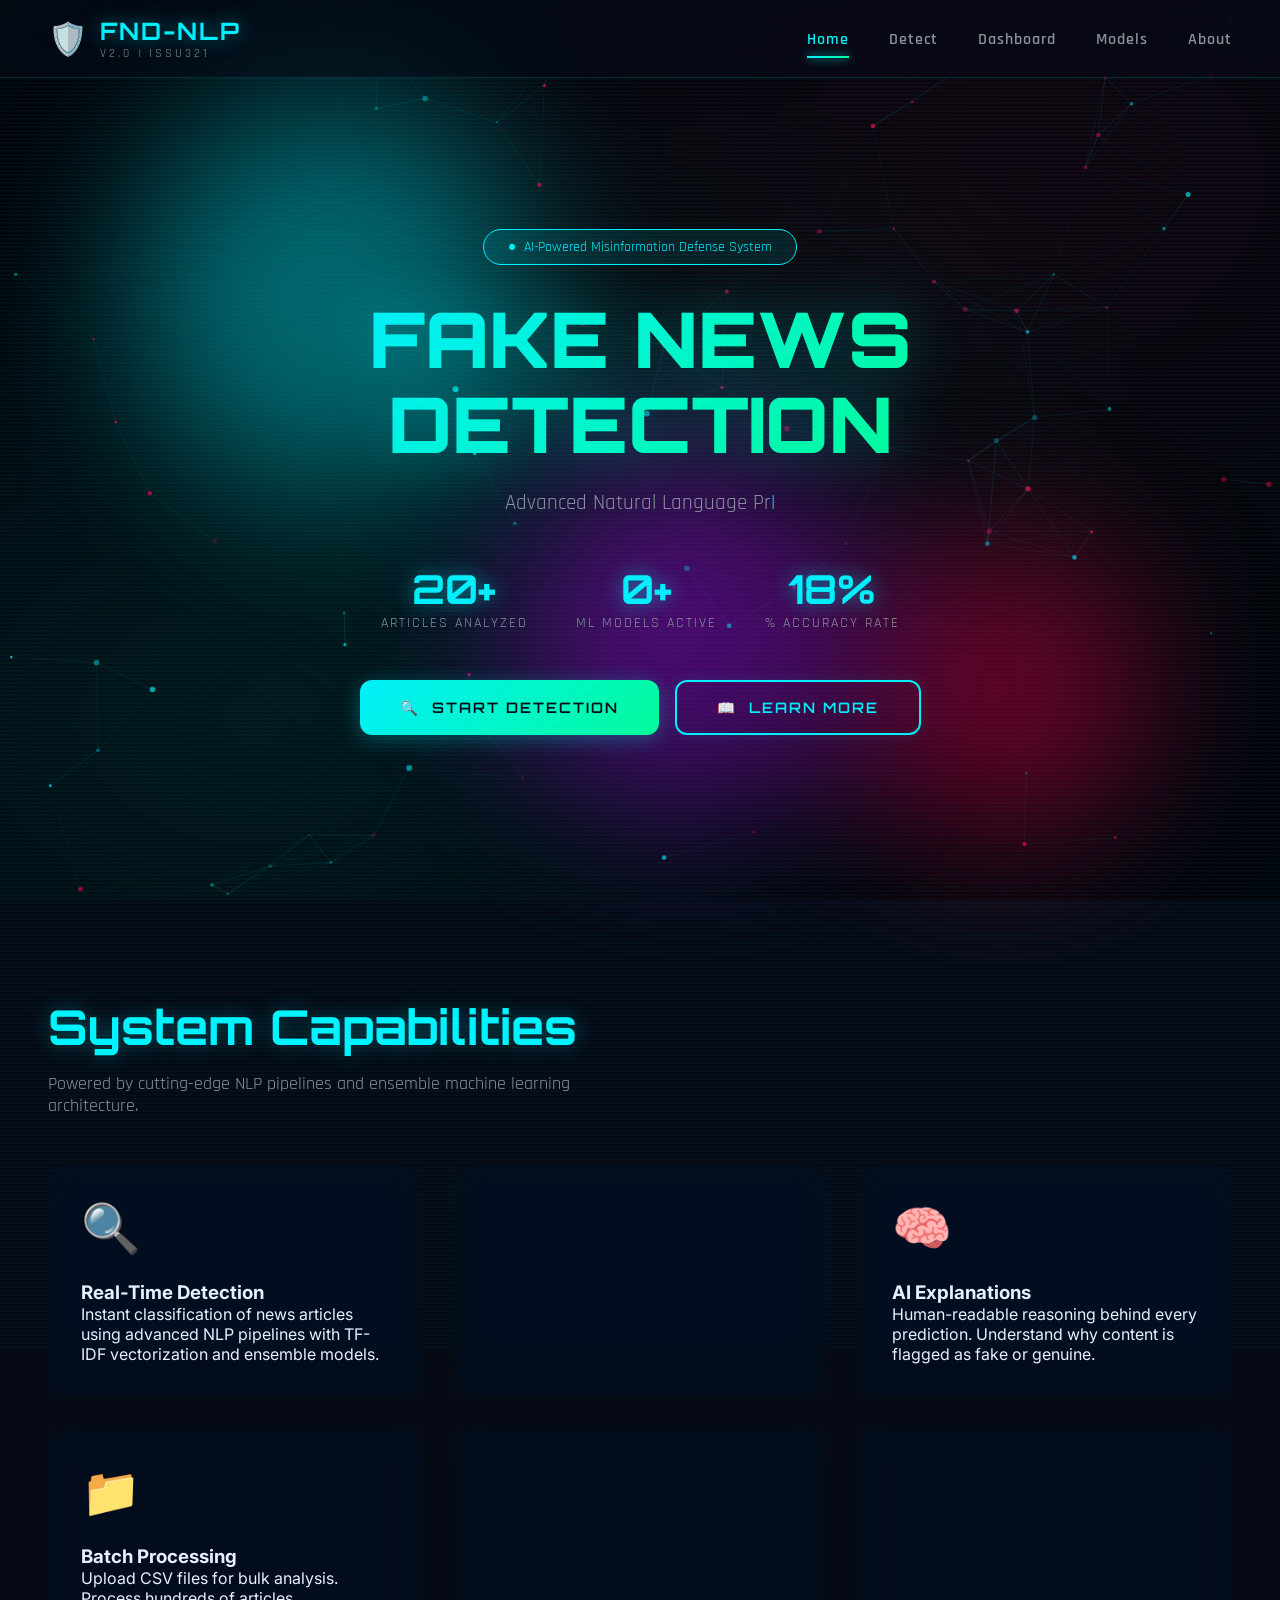
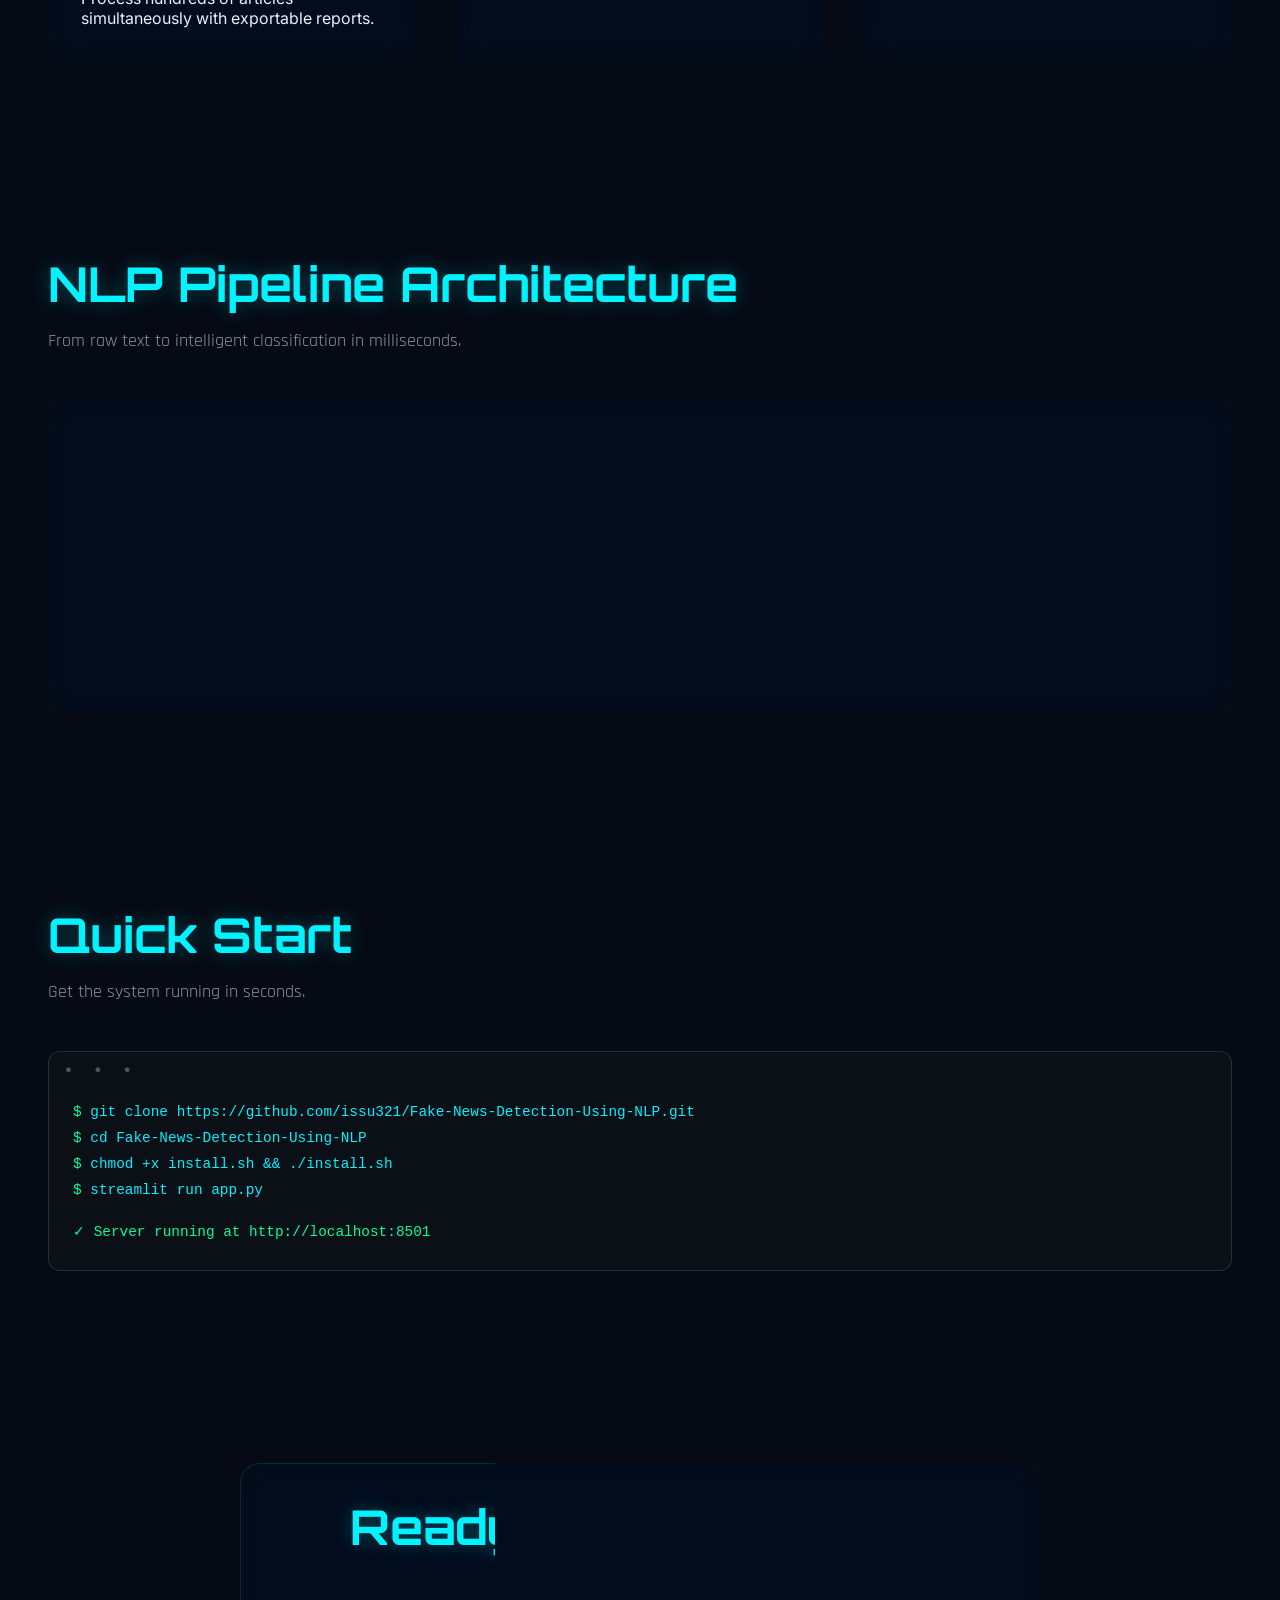
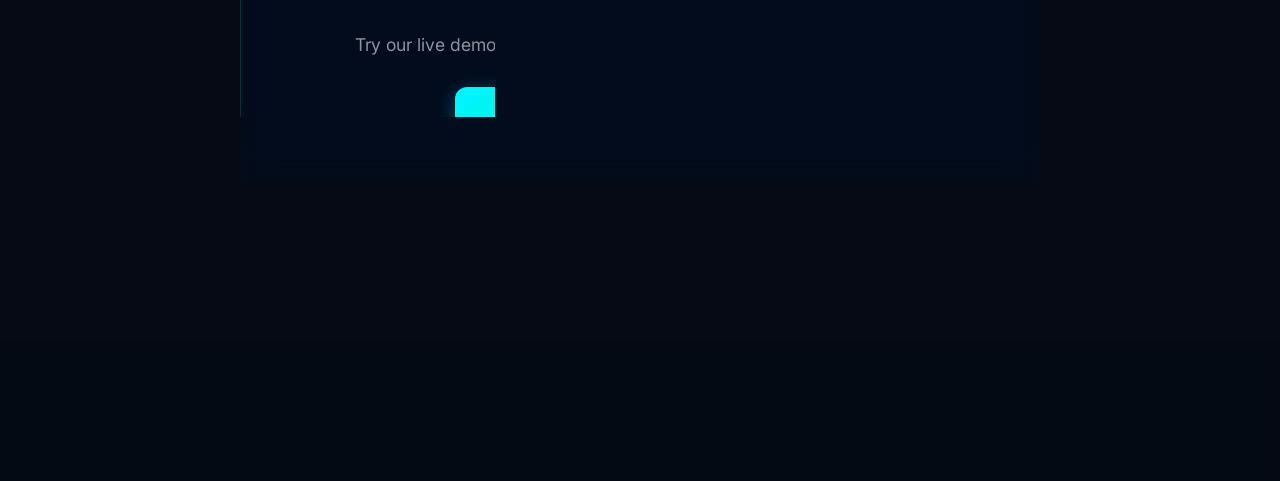
<file: index.html>
<!DOCTYPE html>
<html lang="en">
<head>
    <meta charset="UTF-8">
    <meta name="viewport" content="width=device-width, initial-scale=1.0">
    <title>Fake News Detection | AI-Powered NLP System</title>
    <link rel="stylesheet" href="css/style.css">
</head>
<body>
    <!-- Background Effects -->
    <div class="bg-animation"></div>
    <div class="orb orb-1"></div>
    <div class="orb orb-2"></div>
    <div class="orb orb-3"></div>
    <canvas id="particle-canvas"></canvas>
    <div class="scanlines"></div>

    <!-- Navigation -->
    <nav class="navbar">
        <a href="index.html" class="logo">
            <span class="logo-icon">🛡️</span>
            <div>
                <div class="logo-text">FND-NLP</div>
                <div class="logo-sub">v2.0 | issu321</div>
            </div>
        </a>
        <ul class="nav-links">
            <li><a href="index.html" class="active">Home</a></li>
            <li><a href="detect.html">Detect</a></li>
            <li><a href="dashboard.html">Dashboard</a></li>
            <li><a href="models.html">Models</a></li>
            <li><a href="about.html">About</a></li>
        </ul>
    </nav>

    <!-- Hero Section -->
    <section class="hero">
        <div class="hero-content">
            <div class="hero-badge">
                <span>●</span> AI-Powered Misinformation Defense System
            </div>
            <h1>FAKE NEWS<br>DETECTION</h1>
            <p class="hero-subtitle typing-effect" data-text="Advanced Natural Language Processing meets Machine Learning to identify misinformation in real-time." data-speed="30"></p>

            <div class="hero-stats">
                <div class="stat-item">
                    <div class="stat-value" data-count="100">0</div>
                    <div class="stat-label">Articles Analyzed</div>
                </div>
                <div class="stat-item">
                    <div class="stat-value" data-count="3">0</div>
                    <div class="stat-label">ML Models Active</div>
                </div>
                <div class="stat-item">
                    <div class="stat-value" data-count="92">0</div>
                    <div class="stat-label">% Accuracy Rate</div>
                </div>
            </div>

            <div style="display: flex; gap: 1rem; justify-content: center; flex-wrap: wrap;">
                <a href="detect.html" class="btn btn-primary btn-glow">
                    <span>🔍</span> Start Detection
                </a>
                <a href="about.html" class="btn btn-secondary">
                    <span>📖</span> Learn More
                </a>
            </div>
        </div>
    </section>

    <!-- Features Section -->
    <section class="section">
        <h2 class="section-title">System Capabilities</h2>
        <p class="section-subtitle">Powered by cutting-edge NLP pipelines and ensemble machine learning architecture.</p>

        <div class="features-grid">
            <div class="glass-card tilt-card">
                <div class="tilt-content">
                    <span class="feature-icon">🔍</span>
                    <h3>Real-Time Detection</h3>
                    <p>Instant classification of news articles using advanced NLP pipelines with TF-IDF vectorization and ensemble models.</p>
                </div>
            </div>

            <div class="glass-card tilt-card">
                <div class="tilt-content">
                    <span class="feature-icon">📊</span>
                    <h3>Model Comparison</h3>
                    <p>Benchmark Logistic Regression, Random Forest, and Multinomial Naive Bayes with interactive performance metrics.</p>
                </div>
            </div>

            <div class="glass-card tilt-card">
                <div class="tilt-content">
                    <span class="feature-icon">🧠</span>
                    <h3>AI Explanations</h3>
                    <p>Human-readable reasoning behind every prediction. Understand why content is flagged as fake or genuine.</p>
                </div>
            </div>

            <div class="glass-card tilt-card">
                <div class="tilt-content">
                    <span class="feature-icon">📁</span>
                    <h3>Batch Processing</h3>
                    <p>Upload CSV files for bulk analysis. Process hundreds of articles simultaneously with exportable reports.</p>
                </div>
            </div>

            <div class="glass-card tilt-card">
                <div class="tilt-content">
                    <span class="feature-icon">💬</span>
                    <h3>Sentiment Analysis</h3>
                    <p>Polarity and subjectivity scoring via TextBlob integration. Detect emotionally manipulative language patterns.</p>
                </div>
            </div>

            <div class="glass-card tilt-card">
                <div class="tilt-content">
                    <span class="feature-icon">🎨</span>
                    <h3>Cyberpunk UI</h3>
                    <p>Immersive glassmorphism interface with neon accents, 3D animations, and real-time data visualizations.</p>
                </div>
            </div>
        </div>
    </section>

    <!-- NLP Pipeline Section -->
    <section class="section">
        <h2 class="section-title">NLP Pipeline Architecture</h2>
        <p class="section-subtitle">From raw text to intelligent classification in milliseconds.</p>

        <div class="glass-card" style="padding: 3rem;">
            <div class="pipeline-trace">
                <div class="pipeline-step">
                    <div class="step-icon">📝</div>
                    <div class="step-name">Raw Text</div>
                </div>
                <div class="pipeline-step">
                    <div class="step-icon">🔤</div>
                    <div class="step-name">Lowercase + Regex</div>
                </div>
                <div class="pipeline-step">
                    <div class="step-icon">✂️</div>
                    <div class="step-name">Tokenization</div>
                </div>
                <div class="pipeline-step">
                    <div class="step-icon">🚫</div>
                    <div class="step-name">Stopword Removal</div>
                </div>
                <div class="pipeline-step">
                    <div class="step-icon">🌱</div>
                    <div class="step-name">Porter Stemming</div>
                </div>
                <div class="pipeline-step">
                    <div class="step-icon">📊</div>
                    <div class="step-name">TF-IDF Vector</div>
                </div>
                <div class="pipeline-step">
                    <div class="step-icon">🤖</div>
                    <div class="step-name">ML Prediction</div>
                </div>
            </div>
        </div>
    </section>

    <!-- Terminal Section -->
    <section class="section">
        <h2 class="section-title">Quick Start</h2>
        <p class="section-subtitle">Get the system running in seconds.</p>

        <div class="terminal">
            <div class="terminal-content">
                <div><span class="terminal-prompt">$</span> <span class="terminal-command">git clone https://github.com/issu321/Fake-News-Detection-Using-NLP.git</span></div>
                <div><span class="terminal-prompt">$</span> <span class="terminal-command">cd Fake-News-Detection-Using-NLP</span></div>
                <div><span class="terminal-prompt">$</span> <span class="terminal-command">chmod +x install.sh && ./install.sh</span></div>
                <div><span class="terminal-prompt">$</span> <span class="terminal-command">streamlit run app.py</span></div>
                <div style="margin-top: 1rem; color: var(--neon-green);">✓ Server running at http://localhost:8501</div>
            </div>
        </div>
    </section>

    <!-- CTA Section -->
    <section class="section" style="text-align: center;">
        <div class="glass-card" style="max-width: 800px; margin: 0 auto;">
            <h2 class="section-title" style="margin-bottom: 1rem;">Ready to Detect Fake News?</h2>
            <p style="color: var(--text-secondary); margin-bottom: 2rem; font-size: 1.1rem;">
                Try our live demo with real-time NLP analysis and confidence scoring.
            </p>
            <a href="detect.html" class="btn btn-primary btn-glow" style="font-size: 1.1rem; padding: 1.25rem 3rem;">
                <span>🚀</span> Launch Live Demo
            </a>
        </div>
    </section>

    <!-- Footer -->
    <footer class="footer">
        <p>Developed by <a href="https://github.com/issu321" target="_blank">issu321</a> | © 2026 Fake News Detection Using NLP</p>
        <p style="margin-top: 0.5rem; font-size: 0.8rem;">Built with Python · Streamlit · scikit-learn · NLTK · TextBlob</p>
    </footer>

    <script src="js/main.js"></script>
    <script>
        // Animate stat numbers on scroll
        const statObserver = new IntersectionObserver((entries) => {
            entries.forEach(entry => {
                if (entry.isIntersecting) {
                    const el = entry.target;
                    const target = parseInt(el.getAttribute('data-count'));
                    const suffix = el.parentElement.querySelector('.stat-label').textContent.includes('%') ? '%' : '+';
                    animateNumber(el, target, 2000, suffix);
                    statObserver.unobserve(el);
                }
            });
        }, { threshold: 0.5 });

        document.querySelectorAll('.stat-value[data-count]').forEach(el => {
            statObserver.observe(el);
        });
    </script>
</body>
</html>
</file>
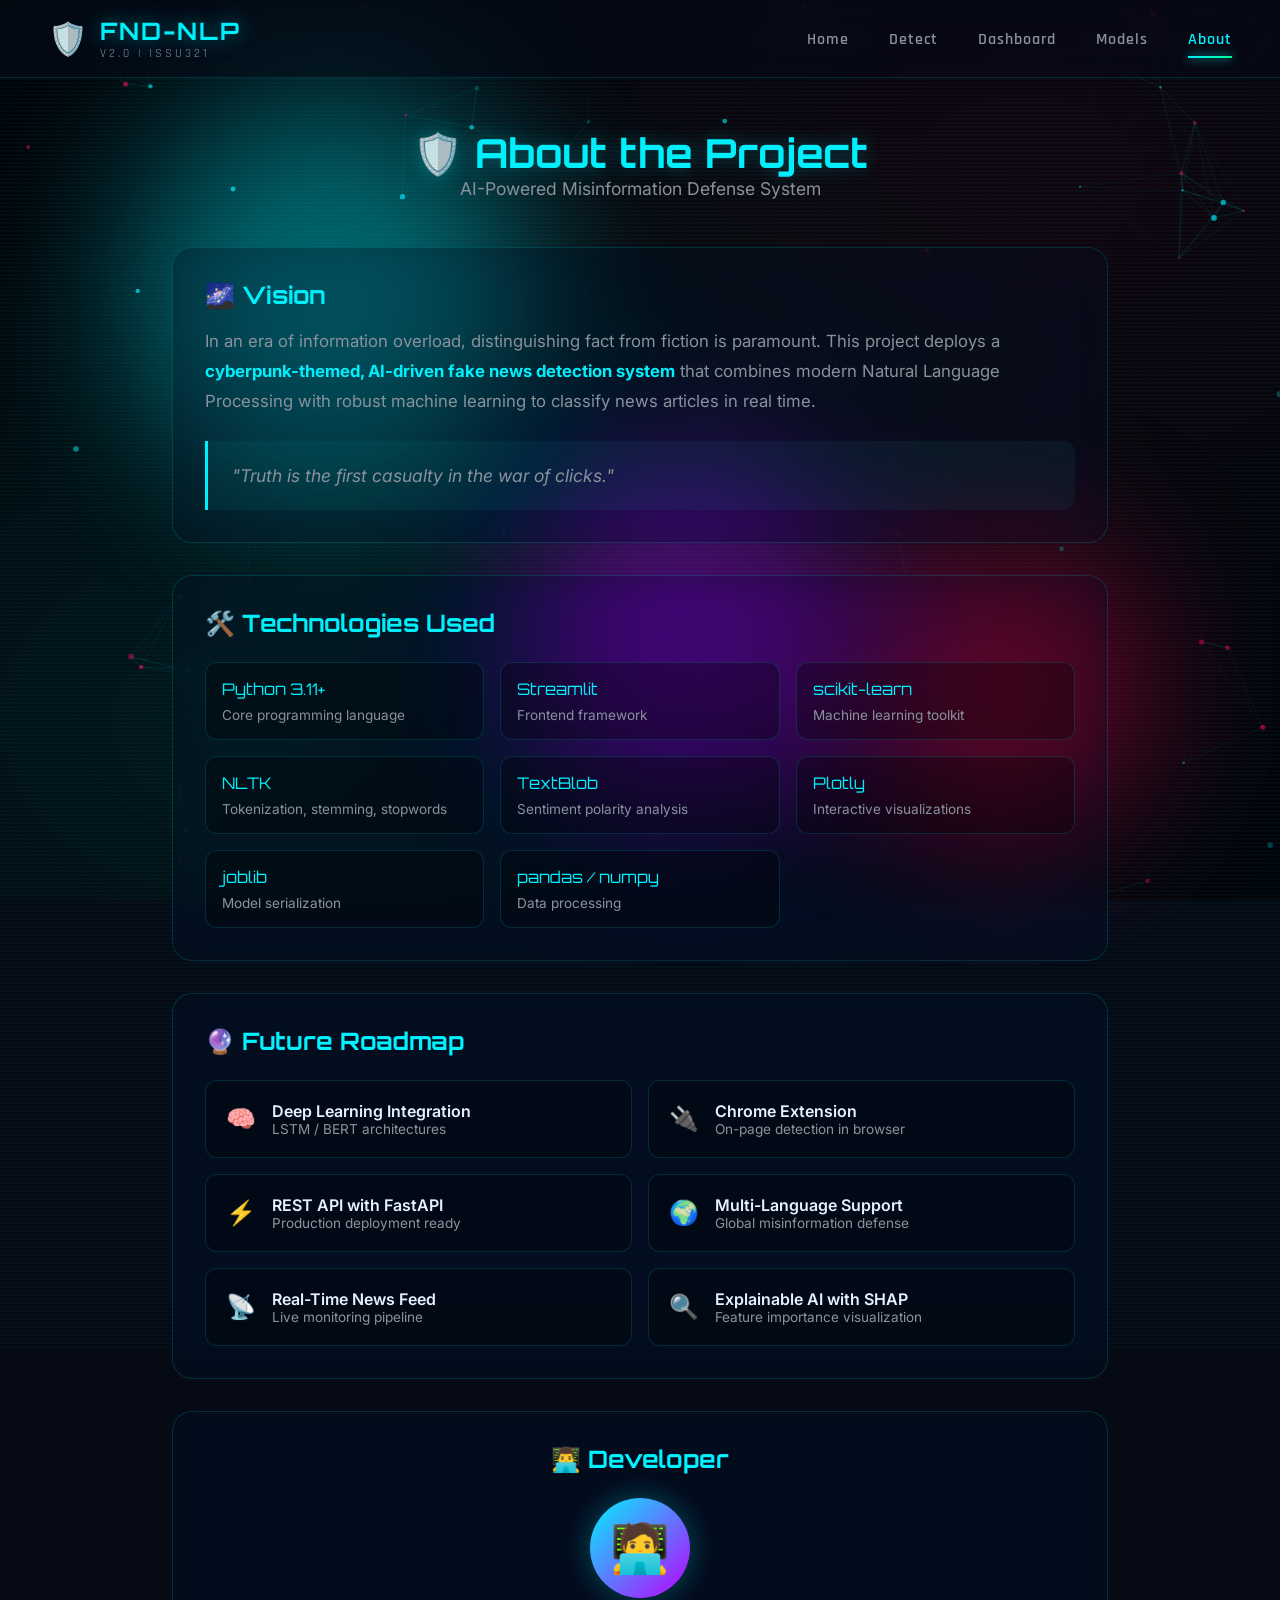
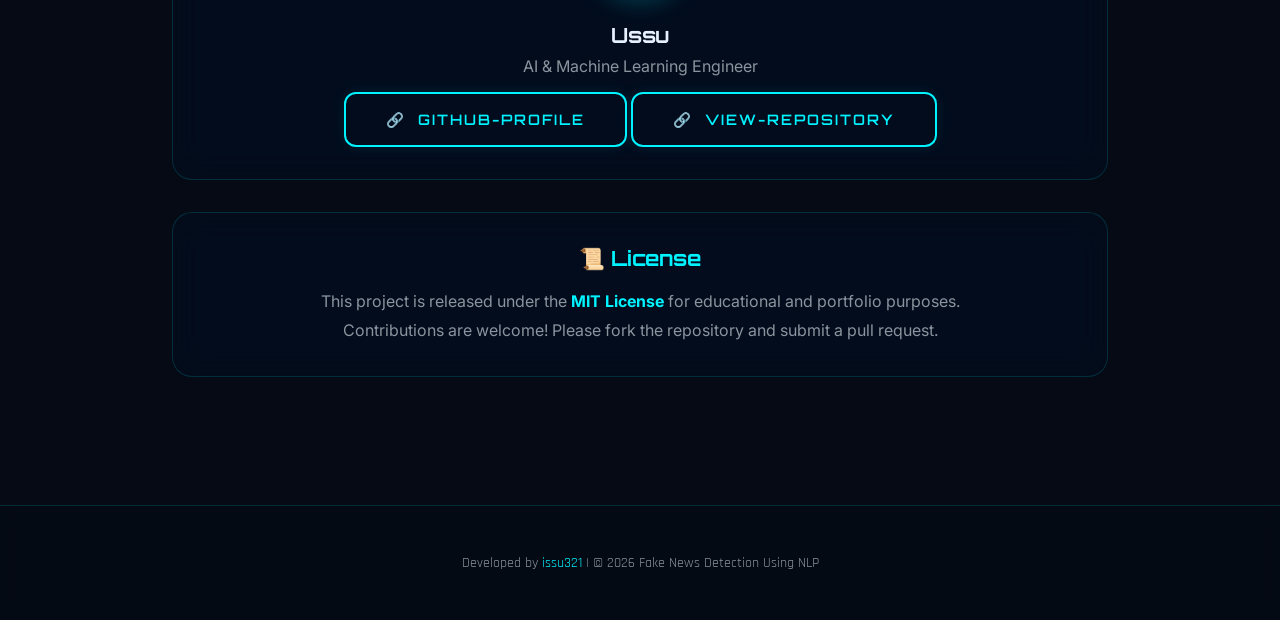
<file: about.html>
<!DOCTYPE html>
<html lang="en">
<head>
    <meta charset="UTF-8">
    <meta name="viewport" content="width=device-width, initial-scale=1.0">
    <title>About | Fake News Detection Project</title>
    <link rel="stylesheet" href="css/style.css">
</head>
<body>
    <div class="bg-animation"></div>
    <div class="orb orb-1"></div>
    <div class="orb orb-2"></div>
    <div class="orb orb-3"></div>
    <canvas id="particle-canvas"></canvas>
    <div class="scanlines"></div>

    <nav class="navbar">
        <a href="index.html" class="logo">
            <span class="logo-icon">🛡️</span>
            <div>
                <div class="logo-text">FND-NLP</div>
                <div class="logo-sub">v2.0 | issu321</div>
            </div>
        </a>
        <ul class="nav-links">
            <li><a href="index.html">Home</a></li>
            <li><a href="detect.html">Detect</a></li>
            <li><a href="dashboard.html">Dashboard</a></li>
            <li><a href="models.html">Models</a></li>
            <li><a href="about.html" class="active">About</a></li>
        </ul>
    </nav>

    <div class="detect-container">
        <div class="detect-header">
            <h1 style="font-family: var(--font-display); font-size: 2.5rem; color: var(--neon-cyan); text-shadow: 0 0 20px rgba(0, 243, 255, 0.3);">
                🛡️ About the Project
            </h1>
            <p style="color: var(--text-secondary); font-size: 1.1rem;">
                AI-Powered Misinformation Defense System
            </p>
        </div>

        <!-- Vision -->
        <div class="glass-card" style="margin-bottom: 2rem;">
            <h2 style="font-family: var(--font-display); color: var(--neon-cyan); margin-bottom: 1rem; font-size: 1.5rem;">
                🌌 Vision
            </h2>
            <p style="color: var(--text-secondary); line-height: 1.8; font-size: 1.05rem; margin-bottom: 1.5rem;">
                In an era of information overload, distinguishing fact from fiction is paramount. This project deploys a 
                <strong style="color: var(--neon-cyan);">cyberpunk-themed, AI-driven fake news detection system</strong> that combines modern Natural Language Processing 
                with robust machine learning to classify news articles in real time.
            </p>
            <div style="padding: 1.5rem; background: rgba(0, 243, 255, 0.05); border-left: 3px solid var(--neon-cyan); border-radius: 0 12px 12px 0;">
                <p style="color: var(--text-secondary); font-style: italic; font-size: 1.1rem;">
                    "Truth is the first casualty in the war of clicks."
                </p>
            </div>
        </div>

        <!-- Tech Stack -->
        <div class="glass-card" style="margin-bottom: 2rem;">
            <h2 style="font-family: var(--font-display); color: var(--neon-cyan); margin-bottom: 1.5rem; font-size: 1.5rem;">
                🛠️ Technologies Used
            </h2>
            <div style="display: grid; grid-template-columns: repeat(auto-fit, minmax(250px, 1fr)); gap: 1rem;">
                <div style="padding: 1rem; background: rgba(0,0,0,0.3); border-radius: 12px; border: 1px solid var(--glass-border);">
                    <div style="color: var(--neon-cyan); font-family: var(--font-display); font-size: 1rem; margin-bottom: 0.5rem;">Python 3.11+</div>
                    <div style="color: var(--text-secondary); font-size: 0.85rem;">Core programming language</div>
                </div>
                <div style="padding: 1rem; background: rgba(0,0,0,0.3); border-radius: 12px; border: 1px solid var(--glass-border);">
                    <div style="color: var(--neon-cyan); font-family: var(--font-display); font-size: 1rem; margin-bottom: 0.5rem;">Streamlit</div>
                    <div style="color: var(--text-secondary); font-size: 0.85rem;">Frontend framework</div>
                </div>
                <div style="padding: 1rem; background: rgba(0,0,0,0.3); border-radius: 12px; border: 1px solid var(--glass-border);">
                    <div style="color: var(--neon-cyan); font-family: var(--font-display); font-size: 1rem; margin-bottom: 0.5rem;">scikit-learn</div>
                    <div style="color: var(--text-secondary); font-size: 0.85rem;">Machine learning toolkit</div>
                </div>
                <div style="padding: 1rem; background: rgba(0,0,0,0.3); border-radius: 12px; border: 1px solid var(--glass-border);">
                    <div style="color: var(--neon-cyan); font-family: var(--font-display); font-size: 1rem; margin-bottom: 0.5rem;">NLTK</div>
                    <div style="color: var(--text-secondary); font-size: 0.85rem;">Tokenization, stemming, stopwords</div>
                </div>
                <div style="padding: 1rem; background: rgba(0,0,0,0.3); border-radius: 12px; border: 1px solid var(--glass-border);">
                    <div style="color: var(--neon-cyan); font-family: var(--font-display); font-size: 1rem; margin-bottom: 0.5rem;">TextBlob</div>
                    <div style="color: var(--text-secondary); font-size: 0.85rem;">Sentiment polarity analysis</div>
                </div>
                <div style="padding: 1rem; background: rgba(0,0,0,0.3); border-radius: 12px; border: 1px solid var(--glass-border);">
                    <div style="color: var(--neon-cyan); font-family: var(--font-display); font-size: 1rem; margin-bottom: 0.5rem;">Plotly</div>
                    <div style="color: var(--text-secondary); font-size: 0.85rem;">Interactive visualizations</div>
                </div>
                <div style="padding: 1rem; background: rgba(0,0,0,0.3); border-radius: 12px; border: 1px solid var(--glass-border);">
                    <div style="color: var(--neon-cyan); font-family: var(--font-display); font-size: 1rem; margin-bottom: 0.5rem;">joblib</div>
                    <div style="color: var(--text-secondary); font-size: 0.85rem;">Model serialization</div>
                </div>
                <div style="padding: 1rem; background: rgba(0,0,0,0.3); border-radius: 12px; border: 1px solid var(--glass-border);">
                    <div style="color: var(--neon-cyan); font-family: var(--font-display); font-size: 1rem; margin-bottom: 0.5rem;">pandas / numpy</div>
                    <div style="color: var(--text-secondary); font-size: 0.85rem;">Data processing</div>
                </div>
            </div>
        </div>

        <!-- Future Roadmap -->
        <div class="glass-card" style="margin-bottom: 2rem;">
            <h2 style="font-family: var(--font-display); color: var(--neon-cyan); margin-bottom: 1.5rem; font-size: 1.5rem;">
                🔮 Future Roadmap
            </h2>
            <div style="display: grid; grid-template-columns: repeat(auto-fit, minmax(300px, 1fr)); gap: 1rem;">
                <div style="padding: 1.25rem; background: rgba(0,0,0,0.3); border-radius: 12px; border: 1px solid var(--glass-border); display: flex; align-items: center; gap: 1rem;">
                    <span style="font-size: 1.5rem;">🧠</span>
                    <div>
                        <div style="color: var(--text-primary); font-weight: 600;">Deep Learning Integration</div>
                        <div style="color: var(--text-secondary); font-size: 0.85rem;">LSTM / BERT architectures</div>
                    </div>
                </div>
                <div style="padding: 1.25rem; background: rgba(0,0,0,0.3); border-radius: 12px; border: 1px solid var(--glass-border); display: flex; align-items: center; gap: 1rem;">
                    <span style="font-size: 1.5rem;">🔌</span>
                    <div>
                        <div style="color: var(--text-primary); font-weight: 600;">Chrome Extension</div>
                        <div style="color: var(--text-secondary); font-size: 0.85rem;">On-page detection in browser</div>
                    </div>
                </div>
                <div style="padding: 1.25rem; background: rgba(0,0,0,0.3); border-radius: 12px; border: 1px solid var(--glass-border); display: flex; align-items: center; gap: 1rem;">
                    <span style="font-size: 1.5rem;">⚡</span>
                    <div>
                        <div style="color: var(--text-primary); font-weight: 600;">REST API with FastAPI</div>
                        <div style="color: var(--text-secondary); font-size: 0.85rem;">Production deployment ready</div>
                    </div>
                </div>
                <div style="padding: 1.25rem; background: rgba(0,0,0,0.3); border-radius: 12px; border: 1px solid var(--glass-border); display: flex; align-items: center; gap: 1rem;">
                    <span style="font-size: 1.5rem;">🌍</span>
                    <div>
                        <div style="color: var(--text-primary); font-weight: 600;">Multi-Language Support</div>
                        <div style="color: var(--text-secondary); font-size: 0.85rem;">Global misinformation defense</div>
                    </div>
                </div>
                <div style="padding: 1.25rem; background: rgba(0,0,0,0.3); border-radius: 12px; border: 1px solid var(--glass-border); display: flex; align-items: center; gap: 1rem;">
                    <span style="font-size: 1.5rem;">📡</span>
                    <div>
                        <div style="color: var(--text-primary); font-weight: 600;">Real-Time News Feed</div>
                        <div style="color: var(--text-secondary); font-size: 0.85rem;">Live monitoring pipeline</div>
                    </div>
                </div>
                <div style="padding: 1.25rem; background: rgba(0,0,0,0.3); border-radius: 12px; border: 1px solid var(--glass-border); display: flex; align-items: center; gap: 1rem;">
                    <span style="font-size: 1.5rem;">🔍</span>
                    <div>
                        <div style="color: var(--text-primary); font-weight: 600;">Explainable AI with SHAP</div>
                        <div style="color: var(--text-secondary); font-size: 0.85rem;">Feature importance visualization</div>
                    </div>
                </div>
            </div>
        </div>

        <!-- Developer -->
        <div class="glass-card" style="text-align: center; margin-bottom: 2rem;">
            <h2 style="font-family: var(--font-display); color: var(--neon-cyan); margin-bottom: 1.5rem; font-size: 1.5rem;">
                👨‍💻 Developer
            </h2>
            <div style="width: 100px; height: 100px; margin: 0 auto 1.5rem; border-radius: 50%; background: linear-gradient(135deg, var(--neon-cyan), var(--neon-purple)); display: flex; align-items: center; justify-content: center; font-size: 3rem; box-shadow: 0 0 30px rgba(0, 243, 255, 0.3);">
                🧑‍💻
            </div>
            <h3 style="font-family: var(--font-display); color: var(--text-primary); font-size: 1.3rem; margin-bottom: 0.5rem;">Ussu</h3>
            <p style="color: var(--text-secondary); margin-bottom: 1rem;">AI & Machine Learning Engineer</p>
            <a href="https://github.com/issu321" target="_blank" class="btn btn-secondary" style="display: inline-flex;">
                <span>🔗</span> Github-Profile
            </a>
             <a href="https://github.com/issu321/Fake-News-Detection-Using-NLP" target="_blank" class="btn btn-secondary" style="display: inline-flex;">
                <span>🔗</span> View-Repository
            </a>
        </div>

        <!-- License -->
        <div class="glass-card" style="text-align: center;">
            <h2 style="font-family: var(--font-display); color: var(--neon-cyan); margin-bottom: 1rem; font-size: 1.3rem;">
                📜 License
            </h2>
            <p style="color: var(--text-secondary); line-height: 1.8;">
                This project is released under the <strong style="color: var(--neon-cyan);">MIT License</strong> for educational and portfolio purposes.
                <br>Contributions are welcome! Please fork the repository and submit a pull request.
            </p>
        </div>
    </div>

    <footer class="footer">
        <p>Developed by <a href="https://github.com/issu321" target="_blank">issu321</a> | © 2026 Fake News Detection Using NLP</p>
    </footer>

    <script src="js/main.js"></script>
</body>
</html>
</file>
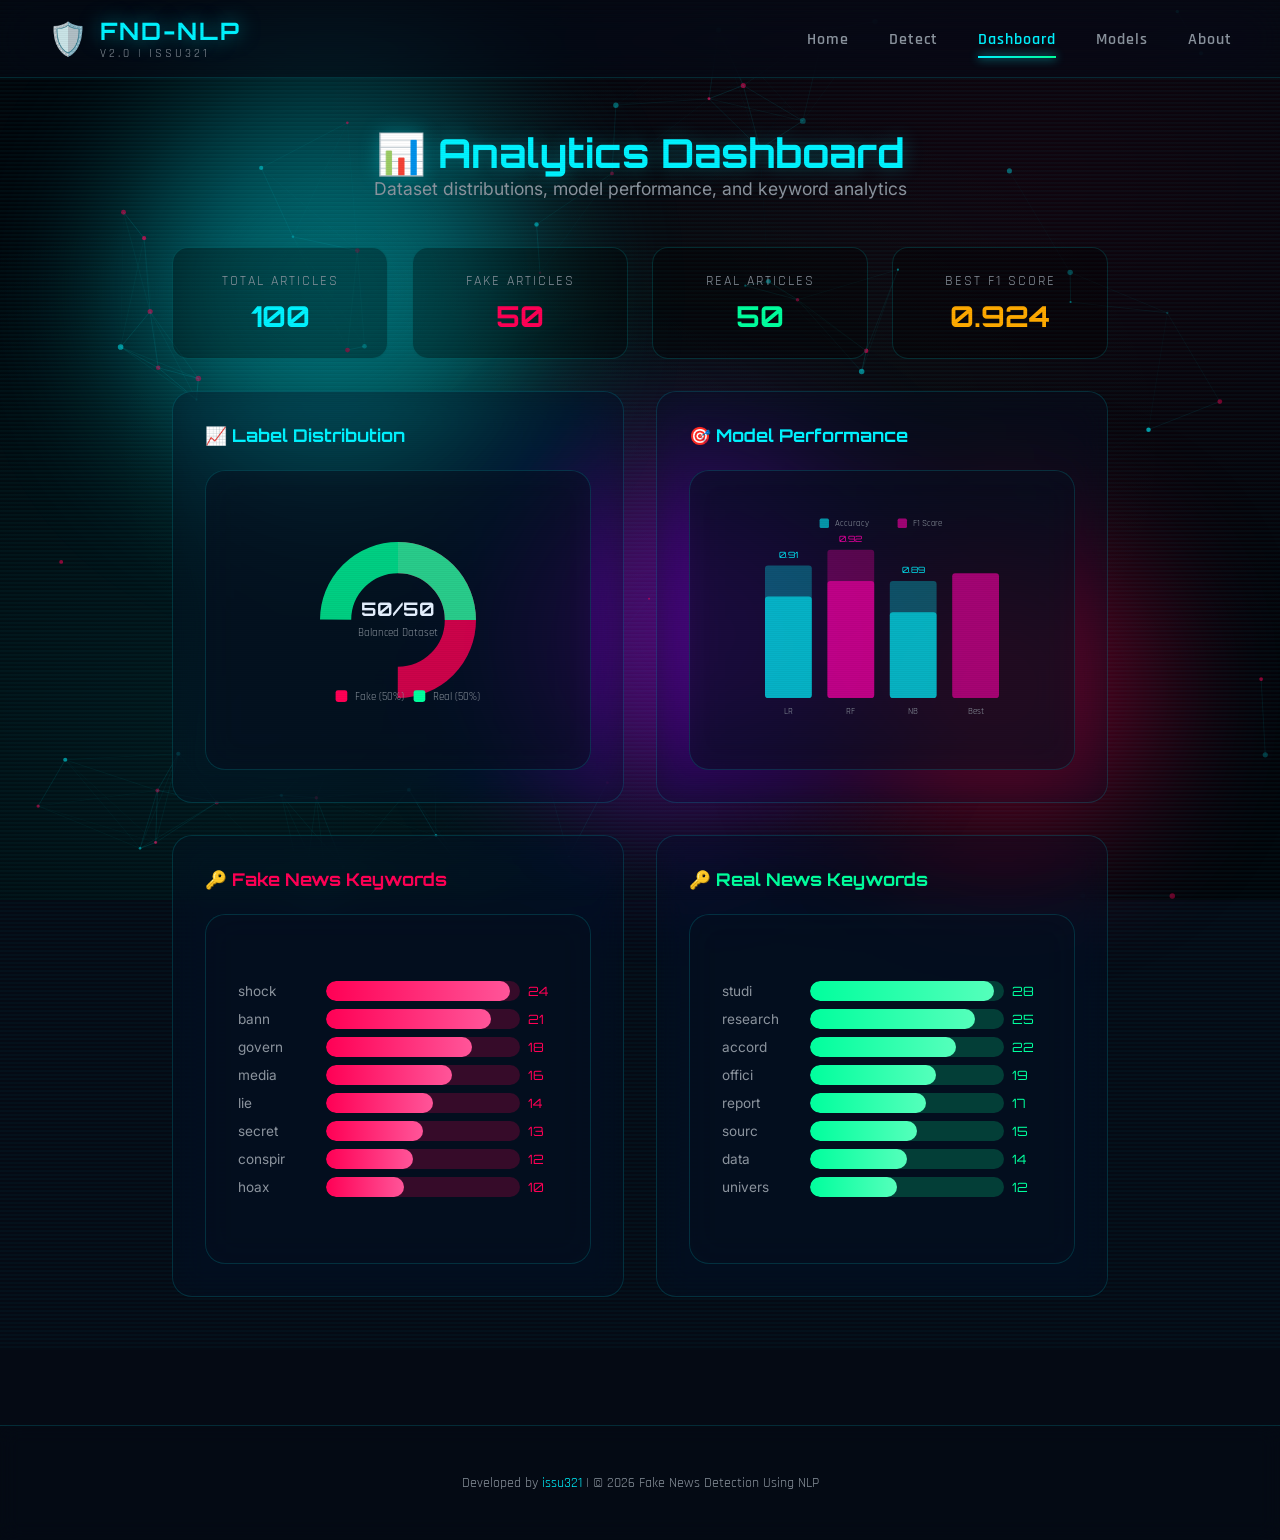
<file: dashboard.html>
<!DOCTYPE html>
<html lang="en">
<head>
    <meta charset="UTF-8">
    <meta name="viewport" content="width=device-width, initial-scale=1.0">
    <title>Dashboard | Fake News Detection Analytics</title>
    <link rel="stylesheet" href="css/style.css">
</head>
<body>
    <div class="bg-animation"></div>
    <div class="orb orb-1"></div>
    <div class="orb orb-2"></div>
    <div class="orb orb-3"></div>
    <canvas id="particle-canvas"></canvas>
    <div class="scanlines"></div>

    <nav class="navbar">
        <a href="index.html" class="logo">
            <span class="logo-icon">🛡️</span>
            <div>
                <div class="logo-text">FND-NLP</div>
                <div class="logo-sub">v2.0 | issu321</div>
            </div>
        </a>
        <ul class="nav-links">
            <li><a href="index.html">Home</a></li>
            <li><a href="detect.html">Detect</a></li>
            <li><a href="dashboard.html" class="active">Dashboard</a></li>
            <li><a href="models.html">Models</a></li>
            <li><a href="about.html">About</a></li>
        </ul>
    </nav>

    <div class="detect-container">
        <div class="detect-header">
            <h1 style="font-family: var(--font-display); font-size: 2.5rem; color: var(--neon-cyan); text-shadow: 0 0 20px rgba(0, 243, 255, 0.3);">
                📊 Analytics Dashboard
            </h1>
            <p style="color: var(--text-secondary); font-size: 1.1rem;">
                Dataset distributions, model performance, and keyword analytics
            </p>
        </div>

        <!-- Stats Row -->
        <div class="metrics-grid" style="margin-bottom: 2rem;">
            <div class="metric-box">
                <div class="metric-label">Total Articles</div>
                <div class="metric-value">100</div>
            </div>
            <div class="metric-box">
                <div class="metric-label">Fake Articles</div>
                <div class="metric-value" style="color: var(--neon-pink);">50</div>
            </div>
            <div class="metric-box">
                <div class="metric-label">Real Articles</div>
                <div class="metric-value" style="color: var(--neon-green);">50</div>
            </div>
            <div class="metric-box">
                <div class="metric-label">Best F1 Score</div>
                <div class="metric-value" style="color: var(--neon-orange);">0.924</div>
            </div>
        </div>

        <!-- Charts Row -->
        <div style="display: grid; grid-template-columns: repeat(auto-fit, minmax(400px, 1fr)); gap: 2rem; margin-bottom: 2rem;">
            <div class="glass-card">
                <h3 style="font-family: var(--font-display); color: var(--neon-cyan); margin-bottom: 1.5rem; font-size: 1.1rem;">
                    📈 Label Distribution
                </h3>
                <div class="chart-container" style="height: 300px;">
                    <svg viewBox="0 0 400 300" style="width: 100%; height: 100%;">
                        <!-- Donut Chart -->
                        <circle cx="200" cy="150" r="80" fill="none" stroke="rgba(255,0,85,0.8)" stroke-width="40" 
                            stroke-dasharray="251.2 251.2" stroke-dashoffset="0" transform="rotate(-90 200 150)"/>
                        <circle cx="200" cy="150" r="80" fill="none" stroke="rgba(0,255,157,0.8)" stroke-width="40" 
                            stroke-dasharray="251.2 251.2" stroke-dashoffset="125.6" transform="rotate(-90 200 150)"/>
                        <text x="200" y="145" text-anchor="middle" fill="#e6f1ff" font-family="Orbitron" font-size="24" font-weight="700">50/50</text>
                        <text x="200" y="170" text-anchor="middle" fill="#8b949e" font-family="Rajdhani" font-size="14">Balanced Dataset</text>

                        <!-- Legend -->
                        <rect x="120" y="240" width="15" height="15" fill="#ff0055" rx="3"/>
                        <text x="145" y="252" fill="#8b949e" font-family="Rajdhani" font-size="14">Fake (50%)</text>
                        <rect x="220" y="240" width="15" height="15" fill="#00ff9d" rx="3"/>
                        <text x="245" y="252" fill="#8b949e" font-family="Rajdhani" font-size="14">Real (50%)</text>
                    </svg>
                </div>
            </div>

            <div class="glass-card">
                <h3 style="font-family: var(--font-display); color: var(--neon-cyan); margin-bottom: 1.5rem; font-size: 1.1rem;">
                    🎯 Model Performance
                </h3>
                <div class="chart-container" style="height: 300px;">
                    <svg viewBox="0 0 400 300" style="width: 100%; height: 100%;">
                        <!-- Bars -->
                        <rect x="50" y="120" width="60" height="130" fill="rgba(0,243,255,0.6)" rx="4"/>
                        <rect x="130" y="100" width="60" height="150" fill="rgba(255,0,170,0.6)" rx="4"/>
                        <rect x="210" y="140" width="60" height="110" fill="rgba(0,243,255,0.6)" rx="4"/>
                        <rect x="290" y="90" width="60" height="160" fill="rgba(255,0,170,0.6)" rx="4"/>

                        <rect x="50" y="80" width="60" height="170" fill="rgba(0,243,255,0.3)" rx="4"/>
                        <rect x="130" y="60" width="60" height="190" fill="rgba(255,0,170,0.3)" rx="4"/>
                        <rect x="210" y="100" width="60" height="150" fill="rgba(0,243,255,0.3)" rx="4"/>

                        <!-- Labels -->
                        <text x="80" y="270" text-anchor="middle" fill="#8b949e" font-family="Rajdhani" font-size="12">LR</text>
                        <text x="160" y="270" text-anchor="middle" fill="#8b949e" font-family="Rajdhani" font-size="12">RF</text>
                        <text x="240" y="270" text-anchor="middle" fill="#8b949e" font-family="Rajdhani" font-size="12">NB</text>
                        <text x="320" y="270" text-anchor="middle" fill="#8b949e" font-family="Rajdhani" font-size="12">Best</text>

                        <text x="80" y="70" text-anchor="middle" fill="#00f3ff" font-family="Orbitron" font-size="11">0.91</text>
                        <text x="160" y="50" text-anchor="middle" fill="#ff00aa" font-family="Orbitron" font-size="11">0.92</text>
                        <text x="240" y="90" text-anchor="middle" fill="#00f3ff" font-family="Orbitron" font-size="11">0.89</text>

                        <!-- Legend -->
                        <rect x="120" y="20" width="12" height="12" fill="#00f3ff" rx="2" opacity="0.6"/>
                        <text x="140" y="30" fill="#8b949e" font-family="Rajdhani" font-size="12">Accuracy</text>
                        <rect x="220" y="20" width="12" height="12" fill="#ff00aa" rx="2" opacity="0.6"/>
                        <text x="240" y="30" fill="#8b949e" font-family="Rajdhani" font-size="12">F1 Score</text>
                    </svg>
                </div>
            </div>
        </div>

        <!-- Keywords Section -->
        <div style="display: grid; grid-template-columns: repeat(auto-fit, minmax(400px, 1fr)); gap: 2rem;">
            <div class="glass-card">
                <h3 style="font-family: var(--font-display); color: var(--neon-pink); margin-bottom: 1.5rem; font-size: 1.1rem;">
                    🔑 Fake News Keywords
                </h3>
                <div class="chart-container" style="height: 350px; flex-direction: column; gap: 0.5rem; align-items: stretch;">
                    <div style="display: flex; align-items: center; gap: 0.5rem;">
                        <span style="width: 80px; color: var(--text-secondary); font-size: 0.85rem;">shock</span>
                        <div style="flex: 1; height: 20px; background: rgba(255,0,85,0.2); border-radius: 10px; overflow: hidden;">
                            <div style="width: 95%; height: 100%; background: linear-gradient(90deg, #ff0055, #ff5599); border-radius: 10px;"></div>
                        </div>
                        <span style="width: 30px; color: var(--neon-pink); font-family: Orbitron; font-size: 0.8rem;">24</span>
                    </div>
                    <div style="display: flex; align-items: center; gap: 0.5rem;">
                        <span style="width: 80px; color: var(--text-secondary); font-size: 0.85rem;">bann</span>
                        <div style="flex: 1; height: 20px; background: rgba(255,0,85,0.2); border-radius: 10px; overflow: hidden;">
                            <div style="width: 85%; height: 100%; background: linear-gradient(90deg, #ff0055, #ff5599); border-radius: 10px;"></div>
                        </div>
                        <span style="width: 30px; color: var(--neon-pink); font-family: Orbitron; font-size: 0.8rem;">21</span>
                    </div>
                    <div style="display: flex; align-items: center; gap: 0.5rem;">
                        <span style="width: 80px; color: var(--text-secondary); font-size: 0.85rem;">govern</span>
                        <div style="flex: 1; height: 20px; background: rgba(255,0,85,0.2); border-radius: 10px; overflow: hidden;">
                            <div style="width: 75%; height: 100%; background: linear-gradient(90deg, #ff0055, #ff5599); border-radius: 10px;"></div>
                        </div>
                        <span style="width: 30px; color: var(--neon-pink); font-family: Orbitron; font-size: 0.8rem;">18</span>
                    </div>
                    <div style="display: flex; align-items: center; gap: 0.5rem;">
                        <span style="width: 80px; color: var(--text-secondary); font-size: 0.85rem;">media</span>
                        <div style="flex: 1; height: 20px; background: rgba(255,0,85,0.2); border-radius: 10px; overflow: hidden;">
                            <div style="width: 65%; height: 100%; background: linear-gradient(90deg, #ff0055, #ff5599); border-radius: 10px;"></div>
                        </div>
                        <span style="width: 30px; color: var(--neon-pink); font-family: Orbitron; font-size: 0.8rem;">16</span>
                    </div>
                    <div style="display: flex; align-items: center; gap: 0.5rem;">
                        <span style="width: 80px; color: var(--text-secondary); font-size: 0.85rem;">lie</span>
                        <div style="flex: 1; height: 20px; background: rgba(255,0,85,0.2); border-radius: 10px; overflow: hidden;">
                            <div style="width: 55%; height: 100%; background: linear-gradient(90deg, #ff0055, #ff5599); border-radius: 10px;"></div>
                        </div>
                        <span style="width: 30px; color: var(--neon-pink); font-family: Orbitron; font-size: 0.8rem;">14</span>
                    </div>
                    <div style="display: flex; align-items: center; gap: 0.5rem;">
                        <span style="width: 80px; color: var(--text-secondary); font-size: 0.85rem;">secret</span>
                        <div style="flex: 1; height: 20px; background: rgba(255,0,85,0.2); border-radius: 10px; overflow: hidden;">
                            <div style="width: 50%; height: 100%; background: linear-gradient(90deg, #ff0055, #ff5599); border-radius: 10px;"></div>
                        </div>
                        <span style="width: 30px; color: var(--neon-pink); font-family: Orbitron; font-size: 0.8rem;">13</span>
                    </div>
                    <div style="display: flex; align-items: center; gap: 0.5rem;">
                        <span style="width: 80px; color: var(--text-secondary); font-size: 0.85rem;">conspir</span>
                        <div style="flex: 1; height: 20px; background: rgba(255,0,85,0.2); border-radius: 10px; overflow: hidden;">
                            <div style="width: 45%; height: 100%; background: linear-gradient(90deg, #ff0055, #ff5599); border-radius: 10px;"></div>
                        </div>
                        <span style="width: 30px; color: var(--neon-pink); font-family: Orbitron; font-size: 0.8rem;">12</span>
                    </div>
                    <div style="display: flex; align-items: center; gap: 0.5rem;">
                        <span style="width: 80px; color: var(--text-secondary); font-size: 0.85rem;">hoax</span>
                        <div style="flex: 1; height: 20px; background: rgba(255,0,85,0.2); border-radius: 10px; overflow: hidden;">
                            <div style="width: 40%; height: 100%; background: linear-gradient(90deg, #ff0055, #ff5599); border-radius: 10px;"></div>
                        </div>
                        <span style="width: 30px; color: var(--neon-pink); font-family: Orbitron; font-size: 0.8rem;">10</span>
                    </div>
                </div>
            </div>

            <div class="glass-card">
                <h3 style="font-family: var(--font-display); color: var(--neon-green); margin-bottom: 1.5rem; font-size: 1.1rem;">
                    🔑 Real News Keywords
                </h3>
                <div class="chart-container" style="height: 350px; flex-direction: column; gap: 0.5rem; align-items: stretch;">
                    <div style="display: flex; align-items: center; gap: 0.5rem;">
                        <span style="width: 80px; color: var(--text-secondary); font-size: 0.85rem;">studi</span>
                        <div style="flex: 1; height: 20px; background: rgba(0,255,157,0.2); border-radius: 10px; overflow: hidden;">
                            <div style="width: 95%; height: 100%; background: linear-gradient(90deg, #00ff9d, #55ffbb); border-radius: 10px;"></div>
                        </div>
                        <span style="width: 30px; color: var(--neon-green); font-family: Orbitron; font-size: 0.8rem;">28</span>
                    </div>
                    <div style="display: flex; align-items: center; gap: 0.5rem;">
                        <span style="width: 80px; color: var(--text-secondary); font-size: 0.85rem;">research</span>
                        <div style="flex: 1; height: 20px; background: rgba(0,255,157,0.2); border-radius: 10px; overflow: hidden;">
                            <div style="width: 85%; height: 100%; background: linear-gradient(90deg, #00ff9d, #55ffbb); border-radius: 10px;"></div>
                        </div>
                        <span style="width: 30px; color: var(--neon-green); font-family: Orbitron; font-size: 0.8rem;">25</span>
                    </div>
                    <div style="display: flex; align-items: center; gap: 0.5rem;">
                        <span style="width: 80px; color: var(--text-secondary); font-size: 0.85rem;">accord</span>
                        <div style="flex: 1; height: 20px; background: rgba(0,255,157,0.2); border-radius: 10px; overflow: hidden;">
                            <div style="width: 75%; height: 100%; background: linear-gradient(90deg, #00ff9d, #55ffbb); border-radius: 10px;"></div>
                        </div>
                        <span style="width: 30px; color: var(--neon-green); font-family: Orbitron; font-size: 0.8rem;">22</span>
                    </div>
                    <div style="display: flex; align-items: center; gap: 0.5rem;">
                        <span style="width: 80px; color: var(--text-secondary); font-size: 0.85rem;">offici</span>
                        <div style="flex: 1; height: 20px; background: rgba(0,255,157,0.2); border-radius: 10px; overflow: hidden;">
                            <div style="width: 65%; height: 100%; background: linear-gradient(90deg, #00ff9d, #55ffbb); border-radius: 10px;"></div>
                        </div>
                        <span style="width: 30px; color: var(--neon-green); font-family: Orbitron; font-size: 0.8rem;">19</span>
                    </div>
                    <div style="display: flex; align-items: center; gap: 0.5rem;">
                        <span style="width: 80px; color: var(--text-secondary); font-size: 0.85rem;">report</span>
                        <div style="flex: 1; height: 20px; background: rgba(0,255,157,0.2); border-radius: 10px; overflow: hidden;">
                            <div style="width: 60%; height: 100%; background: linear-gradient(90deg, #00ff9d, #55ffbb); border-radius: 10px;"></div>
                        </div>
                        <span style="width: 30px; color: var(--neon-green); font-family: Orbitron; font-size: 0.8rem;">17</span>
                    </div>
                    <div style="display: flex; align-items: center; gap: 0.5rem;">
                        <span style="width: 80px; color: var(--text-secondary); font-size: 0.85rem;">sourc</span>
                        <div style="flex: 1; height: 20px; background: rgba(0,255,157,0.2); border-radius: 10px; overflow: hidden;">
                            <div style="width: 55%; height: 100%; background: linear-gradient(90deg, #00ff9d, #55ffbb); border-radius: 10px;"></div>
                        </div>
                        <span style="width: 30px; color: var(--neon-green); font-family: Orbitron; font-size: 0.8rem;">15</span>
                    </div>
                    <div style="display: flex; align-items: center; gap: 0.5rem;">
                        <span style="width: 80px; color: var(--text-secondary); font-size: 0.85rem;">data</span>
                        <div style="flex: 1; height: 20px; background: rgba(0,255,157,0.2); border-radius: 10px; overflow: hidden;">
                            <div style="width: 50%; height: 100%; background: linear-gradient(90deg, #00ff9d, #55ffbb); border-radius: 10px;"></div>
                        </div>
                        <span style="width: 30px; color: var(--neon-green); font-family: Orbitron; font-size: 0.8rem;">14</span>
                    </div>
                    <div style="display: flex; align-items: center; gap: 0.5rem;">
                        <span style="width: 80px; color: var(--text-secondary); font-size: 0.85rem;">univers</span>
                        <div style="flex: 1; height: 20px; background: rgba(0,255,157,0.2); border-radius: 10px; overflow: hidden;">
                            <div style="width: 45%; height: 100%; background: linear-gradient(90deg, #00ff9d, #55ffbb); border-radius: 10px;"></div>
                        </div>
                        <span style="width: 30px; color: var(--neon-green); font-family: Orbitron; font-size: 0.8rem;">12</span>
                    </div>
                </div>
            </div>
        </div>
    </div>

    <footer class="footer">
        <p>Developed by <a href="https://github.com/issu321" target="_blank">issu321</a> | © 2026 Fake News Detection Using NLP</p>
    </footer>

    <script src="js/main.js"></script>
</body>
</html>
</file>
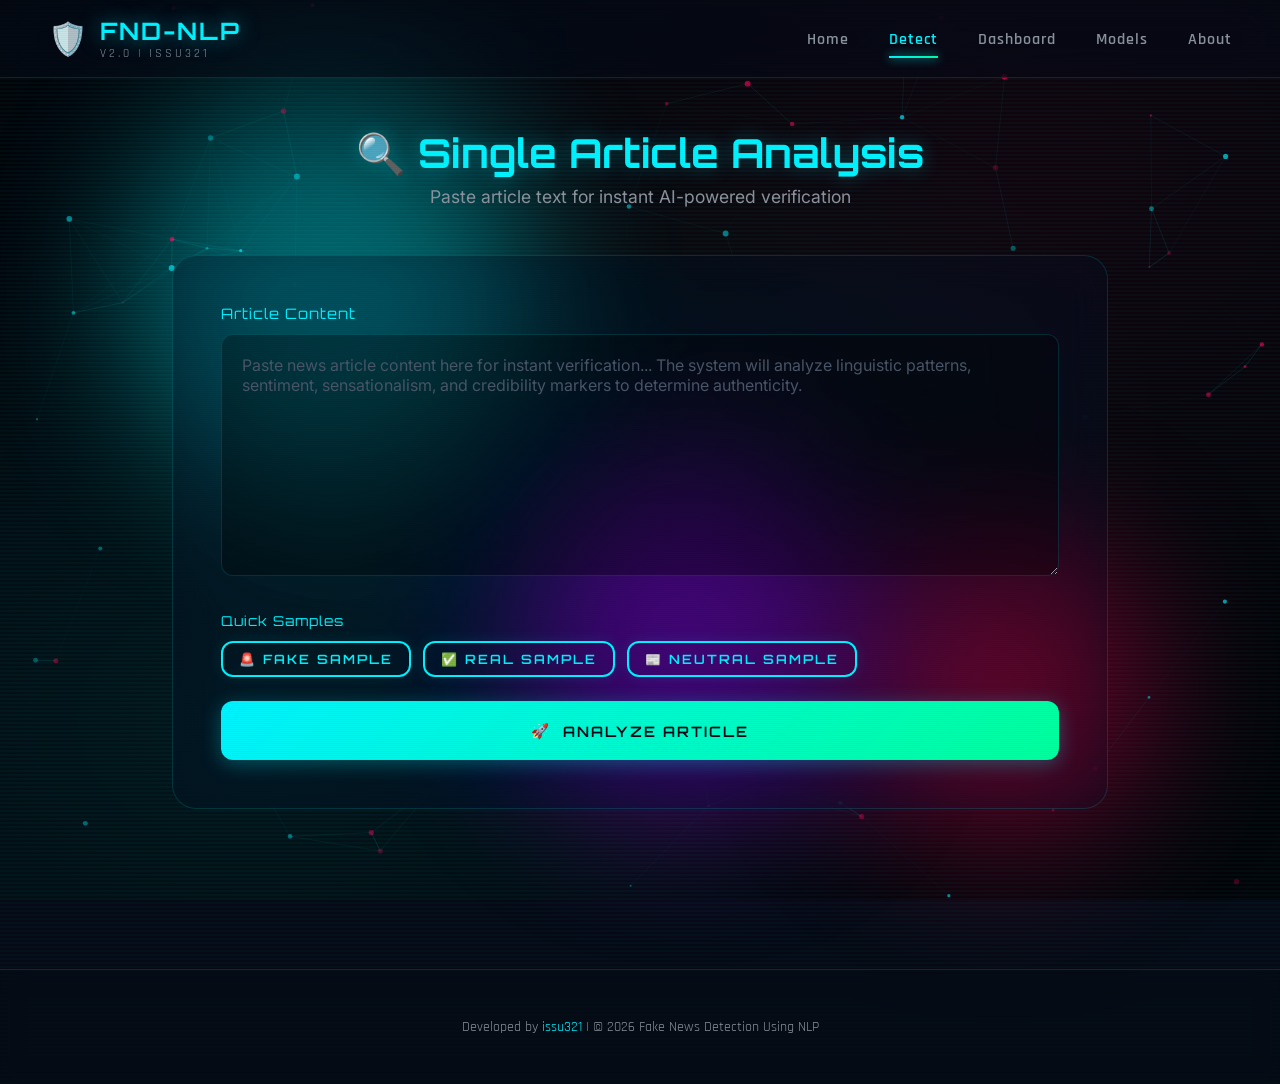
<file: detect.html>
<!DOCTYPE html>
<html lang="en">
<head>
    <meta charset="UTF-8">
    <meta name="viewport" content="width=device-width, initial-scale=1.0">
    <title>Detect | Fake News Detection System</title>
    <link rel="stylesheet" href="css/style.css">
</head>
<body>
    <!-- Background Effects -->
    <div class="bg-animation"></div>
    <div class="orb orb-1"></div>
    <div class="orb orb-2"></div>
    <div class="orb orb-3"></div>
    <canvas id="particle-canvas"></canvas>
    <div class="scanlines"></div>

    <!-- Navigation -->
    <nav class="navbar">
        <a href="index.html" class="logo">
            <span class="logo-icon">🛡️</span>
            <div>
                <div class="logo-text">FND-NLP</div>
                <div class="logo-sub">v2.0 | issu321</div>
            </div>
        </a>
        <ul class="nav-links">
            <li><a href="index.html">Home</a></li>
            <li><a href="detect.html" class="active">Detect</a></li>
            <li><a href="dashboard.html">Dashboard</a></li>
            <li><a href="models.html">Models</a></li>
            <li><a href="about.html">About</a></li>
        </ul>
    </nav>

    <!-- Detection Container -->
    <div class="detect-container">
        <div class="detect-header">
            <h1 style="font-family: var(--font-display); font-size: 2.5rem; color: var(--neon-cyan); text-shadow: 0 0 20px rgba(0, 243, 255, 0.3); margin-bottom: 0.5rem;">
                🔍 Single Article Analysis
            </h1>
            <p style="color: var(--text-secondary); font-size: 1.1rem;">
                Paste article text for instant AI-powered verification
            </p>
        </div>

        <!-- Input Section -->
        <div class="detect-box">
            <div class="input-group">
                <label>Article Content</label>
                <textarea 
                    id="article-text" 
                    class="text-input" 
                    rows="10" 
                    placeholder="Paste news article content here for instant verification... The system will analyze linguistic patterns, sentiment, sensationalism, and credibility markers to determine authenticity."
                ></textarea>
            </div>

            <div style="margin-bottom: 1.5rem;">
                <label style="display: block; font-family: var(--font-display); font-size: 0.85rem; color: var(--neon-cyan); margin-bottom: 0.75rem; letter-spacing: 1px;">
                    Quick Samples
                </label>
                <div style="display: flex; gap: 0.75rem; flex-wrap: wrap;">
                    <button class="sample-text-btn btn btn-secondary" style="padding: 0.5rem 1rem; font-size: 0.8rem;" data-sample="SHOCKING: Doctors HATE This One Weird Trick! Big Pharma doesn't want you to know the miracle cure that was BANNED by the government. WAKE UP sheeple! The mainstream media is lying to you about everything. Do your own research! This secret has been CENSORED across all platforms. URGENT ALERT!!!">
                        🚨 Fake Sample
                    </button>
                    <button class="sample-text-btn btn btn-secondary" style="padding: 0.5rem 1rem; font-size: 0.8rem;" data-sample="According to a new study published in the Journal of Medical Research, researchers at Stanford University have found evidence that regular exercise can reduce the risk of heart disease by up to 30 percent. The peer-reviewed research, which analyzed data from over 50,000 participants over a 10-year period, was conducted by Dr. Sarah Johnson and her team. The findings suggest that moderate physical activity for at least 150 minutes per week is associated with significant cardiovascular benefits.">
                        ✅ Real Sample
                    </button>
                    <button class="sample-text-btn btn btn-secondary" style="padding: 0.5rem 1rem; font-size: 0.8rem;" data-sample="Breaking News: Sources close to the investigation CONFIRM that officials are looking into allegations. The spokesperson stated that documents reveal new information about the case. Witnesses reported seeing activity at the location. According to records obtained through standard procedures, the investigation continues. Experts say this development could have significant implications.">
                        📰 Neutral Sample
                    </button>
                </div>
            </div>

            <button id="analyze-btn" class="btn btn-primary btn-glow" style="width: 100%; justify-content: center; padding: 1.25rem;">
                <span>🚀</span> Analyze Article
            </button>
        </div>

        <!-- Results Panel -->
        <div id="results-panel" class="results-panel">
            <!-- Verdict Card -->
            <div id="verdict-card" class="verdict-card">
                <div id="verdict-icon" class="verdict-icon">⚠️</div>
                <div id="verdict-text" class="verdict-text">FAKE NEWS DETECTED</div>
                <div style="font-family: var(--font-body); color: var(--text-secondary); margin-bottom: 1rem;">
                    AI Classification Result
                </div>

                <div class="confidence-bar">
                    <div id="confidence-fill" class="confidence-fill fill-fake" style="width: 0%"></div>
                </div>
                <div id="confidence-text" style="font-family: var(--font-display); color: var(--neon-cyan); font-size: 1.1rem;">
                    0% Confidence
                </div>
            </div>

            <!-- Metrics Grid -->
            <div class="metrics-grid">
                <div class="metric-box">
                    <div class="metric-label">Sentiment Polarity</div>
                    <div id="metric-polarity" class="metric-value">+0.00</div>
                </div>
                <div class="metric-box">
                    <div class="metric-label">Subjectivity</div>
                    <div id="metric-subjectivity" class="metric-value">0.00</div>
                </div>
                <div class="metric-box">
                    <div class="metric-label">Word Count</div>
                    <div id="metric-words" class="metric-value">0</div>
                </div>
                <div class="metric-box">
                    <div class="metric-label">Trigger Words</div>
                    <div id="metric-triggers" class="metric-value">0</div>
                </div>
            </div>

            <!-- Explanation -->
            <div class="explanation-box">
                <h4>🧠 AI EXPLANATION ENGINE</h4>
                <p id="explanation-text">Analysis will appear here after processing...</p>
            </div>

            <!-- Keywords -->
            <div class="glass-card" style="margin-bottom: 2rem;">
                <h3 style="font-family: var(--font-display); color: var(--neon-cyan); margin-bottom: 1rem; font-size: 1.1rem;">
                    🔑 Extracted Keywords
                </h3>
                <div id="keywords-list" style="min-height: 50px;">
                    <span style="color: var(--text-muted);">Keywords will be extracted after analysis...</span>
                </div>
            </div>

            <!-- Pipeline Trace -->
            <div class="glass-card">
                <h3 style="font-family: var(--font-display); color: var(--neon-cyan); margin-bottom: 1.5rem; font-size: 1.1rem;">
                    📋 NLP Pipeline Trace
                </h3>
                <div style="display: grid; grid-template-columns: repeat(auto-fit, minmax(200px, 1fr)); gap: 1rem;">
                    <div class="metric-box">
                        <div class="metric-label">Original Length</div>
                        <div id="trace-original" class="metric-value">0</div>
                    </div>
                    <div class="metric-box">
                        <div class="metric-label">Processed Tokens</div>
                        <div id="trace-processed" class="metric-value">0</div>
                    </div>
                    <div class="metric-box">
                        <div class="metric-label">Unique Tokens</div>
                        <div id="trace-tokens" class="metric-value">0</div>
                    </div>
                    <div class="metric-box">
                        <div class="metric-label">Features Extracted</div>
                        <div id="trace-features" class="metric-value">12</div>
                    </div>
                </div>
            </div>
        </div>
    </div>

    <!-- Footer -->
    <footer class="footer">
        <p>Developed by <a href="https://github.com/issu321" target="_blank">issu321</a> | © 2026 Fake News Detection Using NLP</p>
    </footer>

    <script src="js/main.js"></script>
    <script src="js/detection.js"></script>
</body>
</html>
</file>
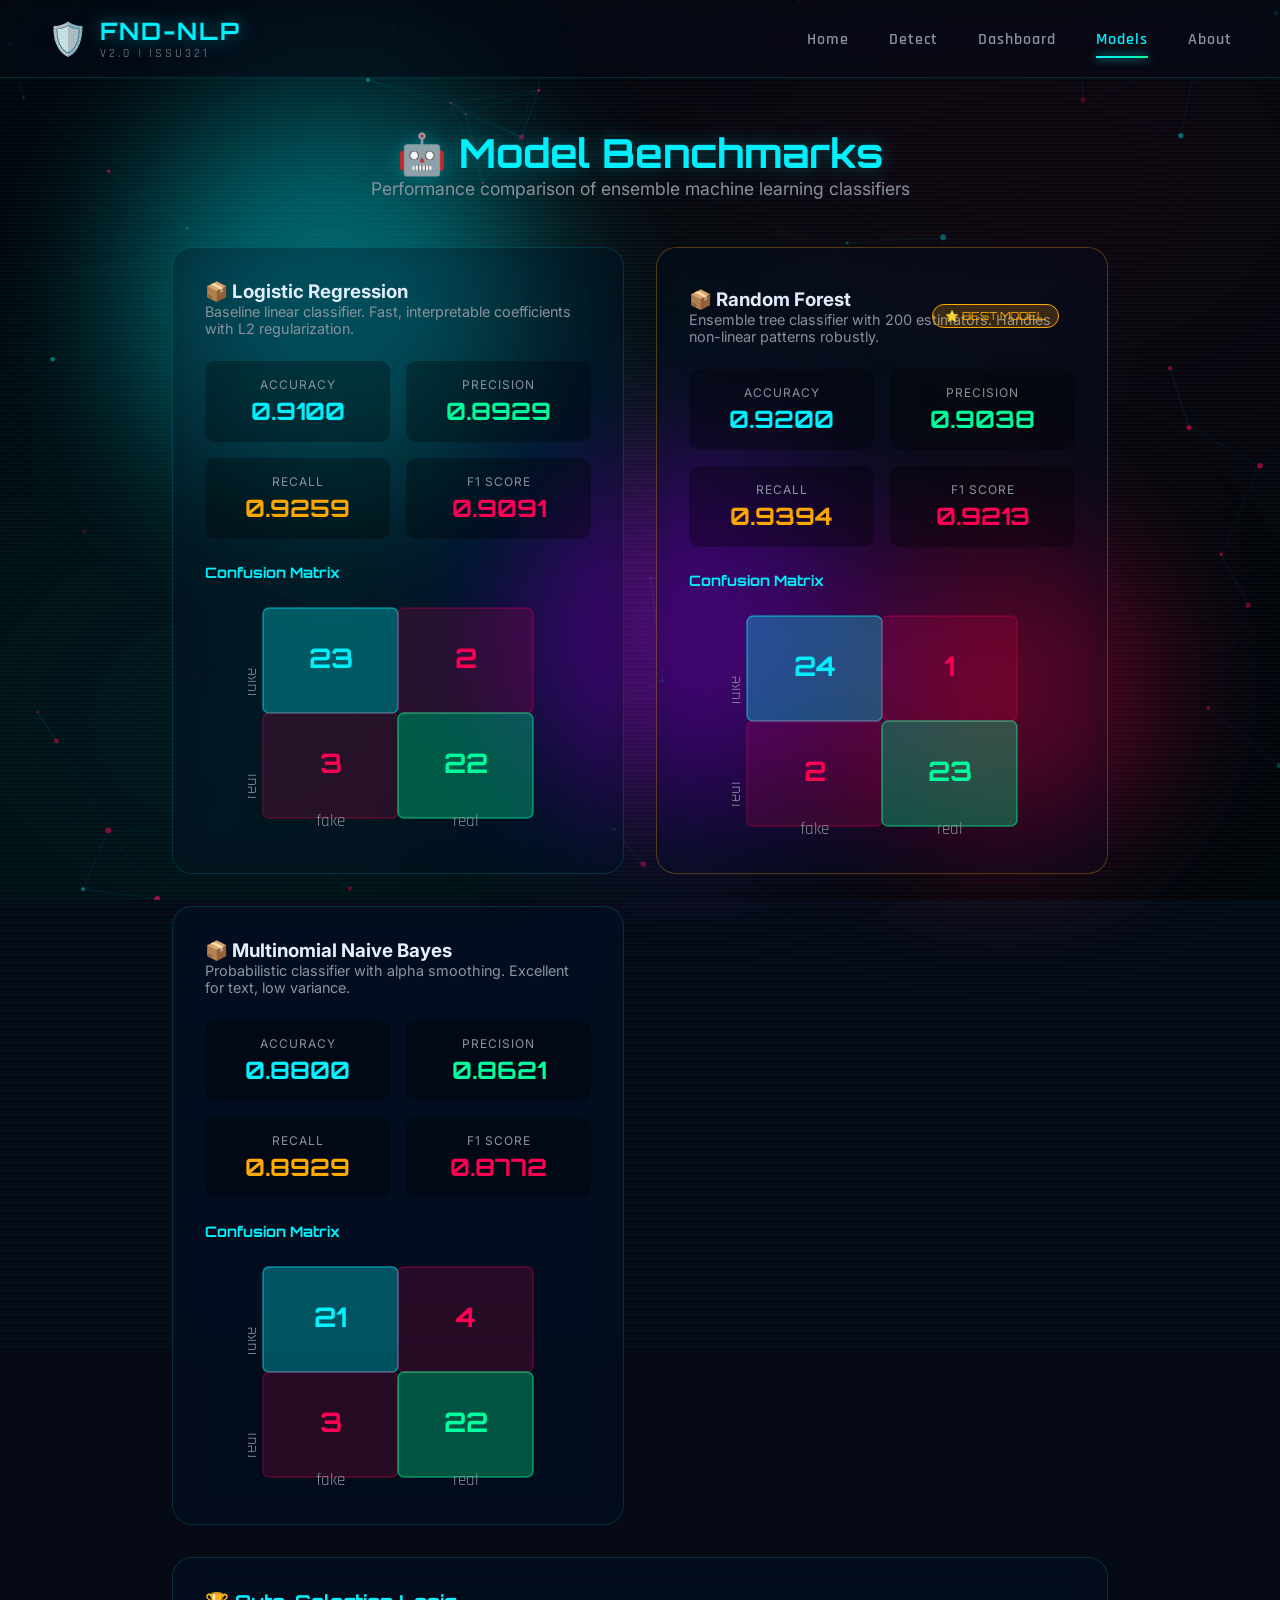
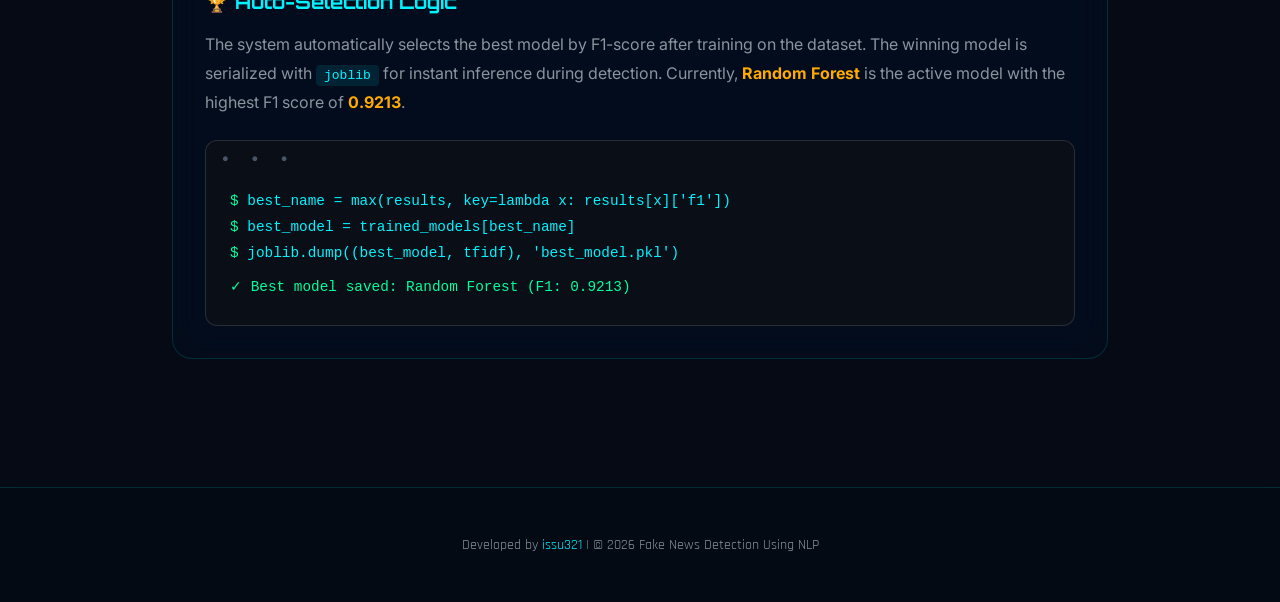
<file: models.html>
<!DOCTYPE html>
<html lang="en">
<head>
    <meta charset="UTF-8">
    <meta name="viewport" content="width=device-width, initial-scale=1.0">
    <title>Models | Fake News Detection Benchmarks</title>
    <link rel="stylesheet" href="css/style.css">
</head>
<body>
    <div class="bg-animation"></div>
    <div class="orb orb-1"></div>
    <div class="orb orb-2"></div>
    <div class="orb orb-3"></div>
    <canvas id="particle-canvas"></canvas>
    <div class="scanlines"></div>

    <nav class="navbar">
        <a href="index.html" class="logo">
            <span class="logo-icon">🛡️</span>
            <div>
                <div class="logo-text">FND-NLP</div>
                <div class="logo-sub">v2.0 | issu321</div>
            </div>
        </a>
        <ul class="nav-links">
            <li><a href="index.html">Home</a></li>
            <li><a href="detect.html">Detect</a></li>
            <li><a href="dashboard.html">Dashboard</a></li>
            <li><a href="models.html" class="active">Models</a></li>
            <li><a href="about.html">About</a></li>
        </ul>
    </nav>

    <div class="detect-container">
        <div class="detect-header">
            <h1 style="font-family: var(--font-display); font-size: 2.5rem; color: var(--neon-cyan); text-shadow: 0 0 20px rgba(0, 243, 255, 0.3);">
                🤖 Model Benchmarks
            </h1>
            <p style="color: var(--text-secondary); font-size: 1.1rem;">
                Performance comparison of ensemble machine learning classifiers
            </p>
        </div>

        <div class="model-grid">
            <!-- Logistic Regression -->
            <div class="glass-card tilt-card">
                <div class="tilt-content">
                    <h3>📦 Logistic Regression</h3>
                    <p style="color: var(--text-secondary); margin-bottom: 1.5rem; font-size: 0.9rem;">
                        Baseline linear classifier. Fast, interpretable coefficients with L2 regularization.
                    </p>
                    <div class="model-metrics">
                        <div class="model-metric">
                            <div class="model-metric-label">Accuracy</div>
                            <div class="model-metric-value" style="color: var(--neon-cyan);">0.9100</div>
                        </div>
                        <div class="model-metric">
                            <div class="model-metric-label">Precision</div>
                            <div class="model-metric-value" style="color: var(--neon-green);">0.8929</div>
                        </div>
                        <div class="model-metric">
                            <div class="model-metric-label">Recall</div>
                            <div class="model-metric-value" style="color: var(--neon-orange);">0.9259</div>
                        </div>
                        <div class="model-metric">
                            <div class="model-metric-label">F1 Score</div>
                            <div class="model-metric-value" style="color: var(--neon-pink);">0.9091</div>
                        </div>
                    </div>
                    <div style="margin-top: 1rem;">
                        <h4 style="font-family: var(--font-display); color: var(--neon-cyan); font-size: 0.9rem; margin-bottom: 0.75rem;">
                            Confusion Matrix
                        </h4>
                        <svg viewBox="0 0 200 160" style="width: 100%; max-width: 300px; margin: 0 auto; display: block;">
                            <rect x="10" y="10" width="90" height="70" fill="rgba(0,243,255,0.3)" stroke="rgba(0,243,255,0.5)" rx="4"/>
                            <rect x="100" y="10" width="90" height="70" fill="rgba(255,0,85,0.15)" stroke="rgba(255,0,85,0.3)" rx="4"/>
                            <rect x="10" y="80" width="90" height="70" fill="rgba(255,0,85,0.15)" stroke="rgba(255,0,85,0.3)" rx="4"/>
                            <rect x="100" y="80" width="90" height="70" fill="rgba(0,255,157,0.3)" stroke="rgba(0,255,157,0.5)" rx="4"/>
                            <text x="55" y="50" text-anchor="middle" fill="#00f3ff" font-family="Orbitron" font-size="18" font-weight="700">23</text>
                            <text x="145" y="50" text-anchor="middle" fill="#ff0055" font-family="Orbitron" font-size="18" font-weight="700">2</text>
                            <text x="55" y="120" text-anchor="middle" fill="#ff0055" font-family="Orbitron" font-size="18" font-weight="700">3</text>
                            <text x="145" y="120" text-anchor="middle" fill="#00ff9d" font-family="Orbitron" font-size="18" font-weight="700">22</text>
                            <text x="55" y="155" text-anchor="middle" fill="#8b949e" font-family="Rajdhani" font-size="11">fake</text>
                            <text x="145" y="155" text-anchor="middle" fill="#8b949e" font-family="Rajdhani" font-size="11">real</text>
                            <text x="5" y="50" text-anchor="end" fill="#8b949e" font-family="Rajdhani" font-size="11" transform="rotate(-90 5 50)">fake</text>
                            <text x="5" y="120" text-anchor="end" fill="#8b949e" font-family="Rajdhani" font-size="11" transform="rotate(-90 5 120)">real</text>
                        </svg>
                    </div>
                </div>
            </div>

            <!-- Random Forest -->
            <div class="glass-card tilt-card" style="border-color: rgba(255, 170, 0, 0.3);">
                <div class="tilt-content">
                    <div style="position: absolute; top: 1rem; right: 1rem; background: rgba(255,170,0,0.2); border: 1px solid var(--neon-orange); border-radius: 20px; padding: 0.25rem 0.75rem; font-family: var(--font-display); font-size: 0.7rem; color: var(--neon-orange);">
                        ⭐ BEST MODEL
                    </div>
                    <h3 style="margin-top: 0.5rem;">📦 Random Forest</h3>
                    <p style="color: var(--text-secondary); margin-bottom: 1.5rem; font-size: 0.9rem;">
                        Ensemble tree classifier with 200 estimators. Handles non-linear patterns robustly.
                    </p>
                    <div class="model-metrics">
                        <div class="model-metric">
                            <div class="model-metric-label">Accuracy</div>
                            <div class="model-metric-value" style="color: var(--neon-cyan);">0.9200</div>
                        </div>
                        <div class="model-metric">
                            <div class="model-metric-label">Precision</div>
                            <div class="model-metric-value" style="color: var(--neon-green);">0.9038</div>
                        </div>
                        <div class="model-metric">
                            <div class="model-metric-label">Recall</div>
                            <div class="model-metric-value" style="color: var(--neon-orange);">0.9394</div>
                        </div>
                        <div class="model-metric">
                            <div class="model-metric-label">F1 Score</div>
                            <div class="model-metric-value" style="color: var(--neon-pink);">0.9213</div>
                        </div>
                    </div>
                    <div style="margin-top: 1rem;">
                        <h4 style="font-family: var(--font-display); color: var(--neon-cyan); font-size: 0.9rem; margin-bottom: 0.75rem;">
                            Confusion Matrix
                        </h4>
                        <svg viewBox="0 0 200 160" style="width: 100%; max-width: 300px; margin: 0 auto; display: block;">
                            <rect x="10" y="10" width="90" height="70" fill="rgba(0,243,255,0.3)" stroke="rgba(0,243,255,0.5)" rx="4"/>
                            <rect x="100" y="10" width="90" height="70" fill="rgba(255,0,85,0.15)" stroke="rgba(255,0,85,0.3)" rx="4"/>
                            <rect x="10" y="80" width="90" height="70" fill="rgba(255,0,85,0.15)" stroke="rgba(255,0,85,0.3)" rx="4"/>
                            <rect x="100" y="80" width="90" height="70" fill="rgba(0,255,157,0.3)" stroke="rgba(0,255,157,0.5)" rx="4"/>
                            <text x="55" y="50" text-anchor="middle" fill="#00f3ff" font-family="Orbitron" font-size="18" font-weight="700">24</text>
                            <text x="145" y="50" text-anchor="middle" fill="#ff0055" font-family="Orbitron" font-size="18" font-weight="700">1</text>
                            <text x="55" y="120" text-anchor="middle" fill="#ff0055" font-family="Orbitron" font-size="18" font-weight="700">2</text>
                            <text x="145" y="120" text-anchor="middle" fill="#00ff9d" font-family="Orbitron" font-size="18" font-weight="700">23</text>
                            <text x="55" y="155" text-anchor="middle" fill="#8b949e" font-family="Rajdhani" font-size="11">fake</text>
                            <text x="145" y="155" text-anchor="middle" fill="#8b949e" font-family="Rajdhani" font-size="11">real</text>
                            <text x="5" y="50" text-anchor="end" fill="#8b949e" font-family="Rajdhani" font-size="11" transform="rotate(-90 5 50)">fake</text>
                            <text x="5" y="120" text-anchor="end" fill="#8b949e" font-family="Rajdhani" font-size="11" transform="rotate(-90 5 120)">real</text>
                        </svg>
                    </div>
                </div>
            </div>

            <!-- Multinomial Naive Bayes -->
            <div class="glass-card tilt-card">
                <div class="tilt-content">
                    <h3>📦 Multinomial Naive Bayes</h3>
                    <p style="color: var(--text-secondary); margin-bottom: 1.5rem; font-size: 0.9rem;">
                        Probabilistic classifier with alpha smoothing. Excellent for text, low variance.
                    </p>
                    <div class="model-metrics">
                        <div class="model-metric">
                            <div class="model-metric-label">Accuracy</div>
                            <div class="model-metric-value" style="color: var(--neon-cyan);">0.8800</div>
                        </div>
                        <div class="model-metric">
                            <div class="model-metric-label">Precision</div>
                            <div class="model-metric-value" style="color: var(--neon-green);">0.8621</div>
                        </div>
                        <div class="model-metric">
                            <div class="model-metric-label">Recall</div>
                            <div class="model-metric-value" style="color: var(--neon-orange);">0.8929</div>
                        </div>
                        <div class="model-metric">
                            <div class="model-metric-label">F1 Score</div>
                            <div class="model-metric-value" style="color: var(--neon-pink);">0.8772</div>
                        </div>
                    </div>
                    <div style="margin-top: 1rem;">
                        <h4 style="font-family: var(--font-display); color: var(--neon-cyan); font-size: 0.9rem; margin-bottom: 0.75rem;">
                            Confusion Matrix
                        </h4>
                        <svg viewBox="0 0 200 160" style="width: 100%; max-width: 300px; margin: 0 auto; display: block;">
                            <rect x="10" y="10" width="90" height="70" fill="rgba(0,243,255,0.3)" stroke="rgba(0,243,255,0.5)" rx="4"/>
                            <rect x="100" y="10" width="90" height="70" fill="rgba(255,0,85,0.15)" stroke="rgba(255,0,85,0.3)" rx="4"/>
                            <rect x="10" y="80" width="90" height="70" fill="rgba(255,0,85,0.15)" stroke="rgba(255,0,85,0.3)" rx="4"/>
                            <rect x="100" y="80" width="90" height="70" fill="rgba(0,255,157,0.3)" stroke="rgba(0,255,157,0.5)" rx="4"/>
                            <text x="55" y="50" text-anchor="middle" fill="#00f3ff" font-family="Orbitron" font-size="18" font-weight="700">21</text>
                            <text x="145" y="50" text-anchor="middle" fill="#ff0055" font-family="Orbitron" font-size="18" font-weight="700">4</text>
                            <text x="55" y="120" text-anchor="middle" fill="#ff0055" font-family="Orbitron" font-size="18" font-weight="700">3</text>
                            <text x="145" y="120" text-anchor="middle" fill="#00ff9d" font-family="Orbitron" font-size="18" font-weight="700">22</text>
                            <text x="55" y="155" text-anchor="middle" fill="#8b949e" font-family="Rajdhani" font-size="11">fake</text>
                            <text x="145" y="155" text-anchor="middle" fill="#8b949e" font-family="Rajdhani" font-size="11">real</text>
                            <text x="5" y="50" text-anchor="end" fill="#8b949e" font-family="Rajdhani" font-size="11" transform="rotate(-90 5 50)">fake</text>
                            <text x="5" y="120" text-anchor="end" fill="#8b949e" font-family="Rajdhani" font-size="11" transform="rotate(-90 5 120)">real</text>
                        </svg>
                    </div>
                </div>
            </div>
        </div>

        <!-- Model Selection Info -->
        <div class="glass-card" style="margin-top: 2rem;">
            <h3 style="font-family: var(--font-display); color: var(--neon-cyan); margin-bottom: 1rem; font-size: 1.2rem;">
                🏆 Auto-Selection Logic
            </h3>
            <p style="color: var(--text-secondary); line-height: 1.8; margin-bottom: 1.5rem;">
                The system automatically selects the best model by F1-score after training on the dataset. 
                The winning model is serialized with <code style="background: rgba(0,243,255,0.1); padding: 0.2rem 0.5rem; border-radius: 4px; color: var(--neon-cyan);">joblib</code> 
                for instant inference during detection. Currently, <strong style="color: var(--neon-orange);">Random Forest</strong> is the active model with the highest F1 score of <strong style="color: var(--neon-orange);">0.9213</strong>.
            </p>
            <div class="terminal">
                <div class="terminal-content">
                    <div><span class="terminal-prompt">$</span> <span class="terminal-command">best_name = max(results, key=lambda x: results[x]['f1'])</span></div>
                    <div><span class="terminal-prompt">$</span> <span class="terminal-command">best_model = trained_models[best_name]</span></div>
                    <div><span class="terminal-prompt">$</span> <span class="terminal-command">joblib.dump((best_model, tfidf), 'best_model.pkl')</span></div>
                    <div style="margin-top: 0.5rem; color: var(--neon-green);">✓ Best model saved: Random Forest (F1: 0.9213)</div>
                </div>
            </div>
        </div>
    </div>

    <footer class="footer">
        <p>Developed by <a href="https://github.com/issu321" target="_blank">issu321</a> | © 2026 Fake News Detection Using NLP</p>
    </footer>

    <script src="js/main.js"></script>
</body>
</html>
</file>
<file: css/style.css>
/* ============================================
   FAKE NEWS DETECTION - 3D GLASSY THEME
   Ancient Blur Glassy Aesthetic
   ============================================ */

@import url('https://fonts.googleapis.com/css2?family=Orbitron:wght@400;500;600;700;800;900&family=Rajdhani:wght@300;400;500;600;700&family=Inter:wght@300;400;500;600;700&display=swap');

:root {
    --neon-cyan: #00f3ff;
    --neon-green: #00ff9d;
    --neon-pink: #ff0055;
    --neon-purple: #bd00ff;
    --neon-orange: #ffaa00;
    --dark-bg: #050a14;
    --darker-bg: #02050a;
    --glass-bg: rgba(5, 15, 30, 0.4);
    --glass-border: rgba(0, 243, 255, 0.15);
    --glass-border-hover: rgba(0, 243, 255, 0.4);
    --text-primary: #e6f1ff;
    --text-secondary: #8b949e;
    --text-muted: #4a5568;
    --font-display: 'Orbitron', sans-serif;
    --font-body: 'Rajdhani', sans-serif;
    --font-content: 'Inter', sans-serif;
}

* {
    margin: 0;
    padding: 0;
    box-sizing: border-box;
}

html {
    scroll-behavior: smooth;
}

body {
    font-family: var(--font-content);
    background: var(--dark-bg);
    color: var(--text-primary);
    overflow-x: hidden;
    min-height: 100vh;
}

/* Animated Background */
.bg-animation {
    position: fixed;
    top: 0;
    left: 0;
    width: 100%;
    height: 100%;
    z-index: -2;
    background: 
        radial-gradient(ellipse at 20% 80%, rgba(0, 243, 255, 0.08) 0%, transparent 50%),
        radial-gradient(ellipse at 80% 20%, rgba(255, 0, 85, 0.06) 0%, transparent 50%),
        radial-gradient(ellipse at 50% 50%, rgba(0, 255, 157, 0.04) 0%, transparent 60%),
        var(--darker-bg);
}

.bg-animation::before {
    content: '';
    position: absolute;
    top: -50%;
    left: -50%;
    width: 200%;
    height: 200%;
    background: 
        repeating-linear-gradient(
            0deg,
            transparent,
            transparent 2px,
            rgba(0, 243, 255, 0.03) 2px,
            rgba(0, 243, 255, 0.03) 4px
        );
    animation: bgScroll 20s linear infinite;
    pointer-events: none;
}

@keyframes bgScroll {
    0% { transform: translateY(0); }
    100% { transform: translateY(50px); }
}

/* Floating Orbs */
.orb {
    position: fixed;
    border-radius: 50%;
    filter: blur(80px);
    opacity: 0.4;
    z-index: -1;
    animation: orbFloat 15s ease-in-out infinite;
}

.orb-1 {
    width: 400px;
    height: 400px;
    background: var(--neon-cyan);
    top: 10%;
    left: 10%;
    animation-delay: 0s;
}

.orb-2 {
    width: 300px;
    height: 300px;
    background: var(--neon-pink);
    top: 60%;
    right: 10%;
    animation-delay: -5s;
}

.orb-3 {
    width: 350px;
    height: 350px;
    background: var(--neon-purple);
    bottom: 10%;
    left: 40%;
    animation-delay: -10s;
}

@keyframes orbFloat {
    0%, 100% { transform: translate(0, 0) scale(1); }
    33% { transform: translate(30px, -50px) scale(1.1); }
    66% { transform: translate(-20px, 30px) scale(0.9); }
}

/* Navigation */
.navbar {
    position: fixed;
    top: 0;
    left: 0;
    right: 0;
    z-index: 1000;
    padding: 1rem 3rem;
    background: rgba(5, 10, 20, 0.6);
    backdrop-filter: blur(20px) saturate(180%);
    -webkit-backdrop-filter: blur(20px) saturate(180%);
    border-bottom: 1px solid var(--glass-border);
    display: flex;
    justify-content: space-between;
    align-items: center;
    transition: all 0.3s ease;
}

.navbar.scrolled {
    background: rgba(5, 10, 20, 0.85);
    border-bottom-color: var(--glass-border-hover);
    box-shadow: 0 4px 30px rgba(0, 243, 255, 0.1);
}

.logo {
    display: flex;
    align-items: center;
    gap: 0.75rem;
    text-decoration: none;
}

.logo-icon {
    font-size: 2rem;
    animation: logoPulse 3s ease-in-out infinite;
}

@keyframes logoPulse {
    0%, 100% { filter: drop-shadow(0 0 5px var(--neon-cyan)); }
    50% { filter: drop-shadow(0 0 20px var(--neon-cyan)); }
}

.logo-text {
    font-family: var(--font-display);
    font-size: 1.5rem;
    font-weight: 700;
    color: var(--neon-cyan);
    text-shadow: 0 0 20px rgba(0, 243, 255, 0.5);
    letter-spacing: 2px;
}

.logo-sub {
    font-family: var(--font-body);
    font-size: 0.75rem;
    color: var(--text-secondary);
    letter-spacing: 3px;
    text-transform: uppercase;
}

.nav-links {
    display: flex;
    gap: 2.5rem;
    list-style: none;
}

.nav-links a {
    font-family: var(--font-body);
    font-size: 1rem;
    font-weight: 600;
    color: var(--text-secondary);
    text-decoration: none;
    position: relative;
    padding: 0.5rem 0;
    transition: color 0.3s ease;
    letter-spacing: 1px;
}

.nav-links a::after {
    content: '';
    position: absolute;
    bottom: 0;
    left: 0;
    width: 0;
    height: 2px;
    background: linear-gradient(90deg, var(--neon-cyan), var(--neon-green));
    transition: width 0.3s ease;
    box-shadow: 0 0 10px var(--neon-cyan);
}

.nav-links a:hover,
.nav-links a.active {
    color: var(--neon-cyan);
}

.nav-links a:hover::after,
.nav-links a.active::after {
    width: 100%;
}

/* Glass Card Base */
.glass-card {
    background: var(--glass-bg);
    backdrop-filter: blur(16px) saturate(180%);
    -webkit-backdrop-filter: blur(16px) saturate(180%);
    border: 1px solid var(--glass-border);
    border-radius: 20px;
    padding: 2rem;
    transition: all 0.4s cubic-bezier(0.175, 0.885, 0.32, 1.275);
    position: relative;
    overflow: hidden;
}

.glass-card::before {
    content: '';
    position: absolute;
    top: 0;
    left: -100%;
    width: 100%;
    height: 100%;
    background: linear-gradient(90deg, transparent, rgba(255, 255, 255, 0.05), transparent);
    transition: left 0.6s ease;
}

.glass-card:hover::before {
    left: 100%;
}

.glass-card:hover {
    border-color: var(--glass-border-hover);
    box-shadow: 
        0 8px 32px rgba(0, 243, 255, 0.15),
        inset 0 1px 0 rgba(255, 255, 255, 0.1);
    transform: translateY(-5px);
}

/* 3D Glass Container */
.glass-3d {
    transform-style: preserve-3d;
    perspective: 1000px;
}

.glass-3d .glass-card {
    transform: rotateX(5deg) rotateY(-5deg);
    transition: transform 0.6s ease;
}

.glass-3d:hover .glass-card {
    transform: rotateX(0deg) rotateY(0deg);
}

/* Hero Section */
.hero {
    min-height: 100vh;
    display: flex;
    align-items: center;
    justify-content: center;
    padding: 8rem 3rem 4rem;
    position: relative;
    overflow: hidden;
}

.hero-content {
    text-align: center;
    max-width: 900px;
    z-index: 2;
}

.hero-badge {
    display: inline-flex;
    align-items: center;
    gap: 0.5rem;
    padding: 0.5rem 1.5rem;
    background: rgba(0, 243, 255, 0.1);
    border: 1px solid var(--neon-cyan);
    border-radius: 50px;
    font-family: var(--font-body);
    font-size: 0.9rem;
    color: var(--neon-cyan);
    margin-bottom: 2rem;
    animation: badgeGlow 3s ease-in-out infinite;
}

@keyframes badgeGlow {
    0%, 100% { box-shadow: 0 0 10px rgba(0, 243, 255, 0.2); }
    50% { box-shadow: 0 0 25px rgba(0, 243, 255, 0.4); }
}

.hero h1 {
    font-family: var(--font-display);
    font-size: clamp(2.5rem, 6vw, 5rem);
    font-weight: 900;
    line-height: 1.1;
    margin-bottom: 1.5rem;
    background: linear-gradient(135deg, var(--neon-cyan), var(--neon-green), var(--neon-cyan));
    background-size: 200% 200%;
    -webkit-background-clip: text;
    -webkit-text-fill-color: transparent;
    background-clip: text;
    animation: gradientShift 5s ease infinite;
    text-shadow: none;
    filter: drop-shadow(0 0 30px rgba(0, 243, 255, 0.3));
}

@keyframes gradientShift {
    0%, 100% { background-position: 0% 50%; }
    50% { background-position: 100% 50%; }
}

.hero-subtitle {
    font-family: var(--font-body);
    font-size: 1.3rem;
    color: var(--text-secondary);
    margin-bottom: 3rem;
    font-weight: 400;
}

.hero-stats {
    display: flex;
    justify-content: center;
    gap: 3rem;
    margin-bottom: 3rem;
    flex-wrap: wrap;
}

.stat-item {
    text-align: center;
}

.stat-value {
    font-family: var(--font-display);
    font-size: 2.5rem;
    font-weight: 700;
    color: var(--neon-cyan);
    text-shadow: 0 0 20px rgba(0, 243, 255, 0.5);
}

.stat-label {
    font-family: var(--font-body);
    font-size: 0.9rem;
    color: var(--text-secondary);
    text-transform: uppercase;
    letter-spacing: 2px;
}

/* Buttons */
.btn {
    display: inline-flex;
    align-items: center;
    gap: 0.75rem;
    padding: 1rem 2.5rem;
    font-family: var(--font-display);
    font-size: 0.9rem;
    font-weight: 600;
    letter-spacing: 2px;
    text-transform: uppercase;
    border: none;
    border-radius: 12px;
    cursor: pointer;
    transition: all 0.3s ease;
    text-decoration: none;
    position: relative;
    overflow: hidden;
}

.btn-primary {
    background: linear-gradient(135deg, var(--neon-cyan), var(--neon-green));
    color: var(--dark-bg);
    box-shadow: 0 4px 20px rgba(0, 243, 255, 0.3);
}

.btn-primary:hover {
    transform: translateY(-2px);
    box-shadow: 0 8px 30px rgba(0, 243, 255, 0.5);
}

.btn-secondary {
    background: transparent;
    color: var(--neon-cyan);
    border: 2px solid var(--neon-cyan);
    box-shadow: 0 0 15px rgba(0, 243, 255, 0.1);
}

.btn-secondary:hover {
    background: rgba(0, 243, 255, 0.1);
    box-shadow: 0 0 25px rgba(0, 243, 255, 0.3);
    transform: translateY(-2px);
}

.btn-glow {
    position: relative;
}

.btn-glow::after {
    content: '';
    position: absolute;
    inset: -2px;
    border-radius: 14px;
    background: linear-gradient(135deg, var(--neon-cyan), var(--neon-green), var(--neon-pink));
    z-index: -1;
    opacity: 0;
    transition: opacity 0.3s ease;
    filter: blur(10px);
}

.btn-glow:hover::after {
    opacity: 0.5;
}

/* Section Styles */
.section {
    padding: 6rem 3rem;
    max-width: 1400px;
    margin: 0 auto;
}

.section-title {
    font-family: var(--font-display);
    font-size: clamp(1.8rem, 4vw, 3rem);
    font-weight: 700;
    margin-bottom: 1rem;
    color: var(--neon-cyan);
    text-shadow: 0 0 20px rgba(0, 243, 255, 0.3);
}

.section-subtitle {
    font-family: var(--font-body);
    font-size: 1.1rem;
    color: var(--text-secondary);
    margin-bottom: 3rem;
    max-width: 600px;
}

/* Feature Cards Grid */
.features-grid {
    display: grid;
    grid-template-columns: repeat(auto-fit, minmax(300px, 1fr));
    gap: 2rem;
    margin-top: 3rem;
}

.feature-card {
    composes: glass-card;
    padding: 2.5rem;
}

.feature-icon {
    font-size: 3rem;
    margin-bottom: 1.5rem;
    display: block;
}

.feature-card h3 {
    font-family: var(--font-display);
    font-size: 1.2rem;
    color: var(--neon-cyan);
    margin-bottom: 1rem;
}

.feature-card p {
    color: var(--text-secondary);
    line-height: 1.7;
    font-size: 0.95rem;
}

/* Terminal Block */
.terminal {
    background: rgba(13, 17, 23, 0.8);
    border: 1px solid rgba(48, 54, 61, 0.8);
    border-radius: 12px;
    padding: 1.5rem;
    font-family: 'Courier New', monospace;
    position: relative;
    overflow: hidden;
}

.terminal::before {
    content: '● ● ●';
    position: absolute;
    top: 0.75rem;
    left: 1rem;
    font-size: 0.7rem;
    color: var(--text-muted);
    letter-spacing: 0.5rem;
}

.terminal-content {
    margin-top: 1.5rem;
    color: #c9d1d9;
    line-height: 1.8;
    font-size: 0.9rem;
}

.terminal-prompt {
    color: var(--neon-green);
}

.terminal-command {
    color: var(--neon-cyan);
}

/* Detection Page Styles */
.detect-container {
    max-width: 1000px;
    margin: 0 auto;
    padding: 8rem 2rem 4rem;
}

.detect-header {
    text-align: center;
    margin-bottom: 3rem;
}

.detect-box {
    background: var(--glass-bg);
    backdrop-filter: blur(20px) saturate(180%);
    border: 1px solid var(--glass-border);
    border-radius: 24px;
    padding: 3rem;
    margin-bottom: 2rem;
}

.input-group {
    margin-bottom: 2rem;
}

.input-group label {
    display: block;
    font-family: var(--font-display);
    font-size: 0.9rem;
    color: var(--neon-cyan);
    margin-bottom: 0.75rem;
    letter-spacing: 1px;
}

.text-input {
    width: 100%;
    padding: 1.25rem;
    background: rgba(0, 0, 0, 0.3);
    border: 1px solid var(--glass-border);
    border-radius: 12px;
    color: var(--text-primary);
    font-family: var(--font-content);
    font-size: 1rem;
    resize: vertical;
    transition: all 0.3s ease;
}

.text-input:focus {
    outline: none;
    border-color: var(--neon-cyan);
    box-shadow: 0 0 20px rgba(0, 243, 255, 0.15);
}

.text-input::placeholder {
    color: var(--text-muted);
}

/* Results Panel */
.results-panel {
    display: none;
    animation: fadeInUp 0.6s ease;
}

.results-panel.active {
    display: block;
}

@keyframes fadeInUp {
    from {
        opacity: 0;
        transform: translateY(30px);
    }
    to {
        opacity: 1;
        transform: translateY(0);
    }
}

.verdict-card {
    text-align: center;
    padding: 3rem;
    border-radius: 20px;
    margin-bottom: 2rem;
    position: relative;
    overflow: hidden;
}

.verdict-fake {
    background: linear-gradient(135deg, rgba(255, 0, 85, 0.2), rgba(255, 0, 85, 0.05));
    border: 2px solid var(--neon-pink);
    box-shadow: 0 0 40px rgba(255, 0, 85, 0.2);
}

.verdict-real {
    background: linear-gradient(135deg, rgba(0, 255, 157, 0.2), rgba(0, 255, 157, 0.05));
    border: 2px solid var(--neon-green);
    box-shadow: 0 0 40px rgba(0, 255, 157, 0.2);
}

.verdict-icon {
    font-size: 4rem;
    margin-bottom: 1rem;
    animation: iconBounce 1s ease;
}

@keyframes iconBounce {
    0%, 100% { transform: scale(1); }
    50% { transform: scale(1.2); }
}

.verdict-text {
    font-family: var(--font-display);
    font-size: 2.5rem;
    font-weight: 800;
    margin-bottom: 0.5rem;
}

.verdict-fake .verdict-text {
    color: var(--neon-pink);
    text-shadow: 0 0 20px rgba(255, 0, 85, 0.5);
}

.verdict-real .verdict-text {
    color: var(--neon-green);
    text-shadow: 0 0 20px rgba(0, 255, 157, 0.5);
}

.confidence-bar {
    width: 100%;
    height: 12px;
    background: rgba(255, 255, 255, 0.1);
    border-radius: 10px;
    overflow: hidden;
    margin: 1.5rem 0;
}

.confidence-fill {
    height: 100%;
    border-radius: 10px;
    transition: width 1.5s cubic-bezier(0.22, 1, 0.36, 1);
    position: relative;
}

.confidence-fill::after {
    content: '';
    position: absolute;
    top: 0;
    right: 0;
    width: 20px;
    height: 100%;
    background: linear-gradient(90deg, transparent, rgba(255, 255, 255, 0.4));
    border-radius: 0 10px 10px 0;
}

.fill-fake {
    background: linear-gradient(90deg, var(--neon-pink), #ff5599);
}

.fill-real {
    background: linear-gradient(90deg, var(--neon-green), #55ffbb);
}

.metrics-grid {
    display: grid;
    grid-template-columns: repeat(auto-fit, minmax(200px, 1fr));
    gap: 1.5rem;
    margin-bottom: 2rem;
}

.metric-box {
    background: rgba(0, 0, 0, 0.3);
    border: 1px solid var(--glass-border);
    border-radius: 16px;
    padding: 1.5rem;
    text-align: center;
    transition: all 0.3s ease;
}

.metric-box:hover {
    border-color: var(--glass-border-hover);
    transform: translateY(-3px);
}

.metric-label {
    font-family: var(--font-body);
    font-size: 0.85rem;
    color: var(--text-secondary);
    text-transform: uppercase;
    letter-spacing: 2px;
    margin-bottom: 0.5rem;
}

.metric-value {
    font-family: var(--font-display);
    font-size: 1.8rem;
    font-weight: 700;
    color: var(--neon-cyan);
}

/* Explanation Box */
.explanation-box {
    background: rgba(13, 17, 23, 0.6);
    border-left: 4px solid var(--neon-cyan);
    border-radius: 0 12px 12px 0;
    padding: 1.5rem 2rem;
    margin-bottom: 2rem;
}

.explanation-box h4 {
    font-family: var(--font-display);
    color: var(--neon-cyan);
    margin-bottom: 1rem;
    font-size: 1rem;
}

.explanation-box p {
    color: var(--text-secondary);
    line-height: 1.8;
}

/* Pipeline Trace */
.pipeline-trace {
    display: grid;
    grid-template-columns: repeat(auto-fit, minmax(150px, 1fr));
    gap: 1rem;
    margin-top: 1.5rem;
}

.pipeline-step {
    background: rgba(0, 0, 0, 0.3);
    border: 1px solid var(--glass-border);
    border-radius: 12px;
    padding: 1rem;
    text-align: center;
    position: relative;
}

.pipeline-step::after {
    content: '→';
    position: absolute;
    right: -1.2rem;
    top: 50%;
    transform: translateY(-50%);
    color: var(--neon-cyan);
    font-size: 1.2rem;
}

.pipeline-step:last-child::after {
    display: none;
}

.step-icon {
    font-size: 1.5rem;
    margin-bottom: 0.5rem;
}

.step-name {
    font-family: var(--font-body);
    font-size: 0.8rem;
    color: var(--text-secondary);
}

/* Dashboard Charts Placeholder */
.chart-container {
    background: var(--glass-bg);
    backdrop-filter: blur(16px);
    border: 1px solid var(--glass-border);
    border-radius: 20px;
    padding: 2rem;
    height: 400px;
    display: flex;
    align-items: center;
    justify-content: center;
    position: relative;
    overflow: hidden;
}

.chart-placeholder {
    text-align: center;
    color: var(--text-muted);
}

/* Model Cards */
.model-grid {
    display: grid;
    grid-template-columns: repeat(auto-fit, minmax(350px, 1fr));
    gap: 2rem;
    margin-top: 3rem;
}

.model-card {
    composes: glass-card;
    padding: 2.5rem;
}

.model-card h3 {
    font-family: var(--font-display);
    font-size: 1.3rem;
    color: var(--neon-cyan);
    margin-bottom: 1.5rem;
    padding-bottom: 1rem;
    border-bottom: 1px solid var(--glass-border);
}

.model-metrics {
    display: grid;
    grid-template-columns: repeat(2, 1fr);
    gap: 1rem;
    margin-bottom: 1.5rem;
}

.model-metric {
    background: rgba(0, 0, 0, 0.3);
    border-radius: 10px;
    padding: 1rem;
    text-align: center;
}

.model-metric-label {
    font-size: 0.75rem;
    color: var(--text-secondary);
    text-transform: uppercase;
    letter-spacing: 1px;
    margin-bottom: 0.25rem;
}

.model-metric-value {
    font-family: var(--font-display);
    font-size: 1.5rem;
    font-weight: 700;
}

/* Progress Ring */
.progress-ring {
    width: 120px;
    height: 120px;
    margin: 0 auto 1.5rem;
}

.progress-ring-circle {
    transition: stroke-dashoffset 1.5s ease;
    transform: rotate(-90deg);
    transform-origin: 50% 50%;
}

/* Footer */
.footer {
    text-align: center;
    padding: 3rem;
    border-top: 1px solid var(--glass-border);
    margin-top: 4rem;
    background: rgba(5, 10, 20, 0.5);
    backdrop-filter: blur(10px);
}

.footer p {
    color: var(--text-secondary);
    font-family: var(--font-body);
    font-size: 0.9rem;
}

.footer a {
    color: var(--neon-cyan);
    text-decoration: none;
}

/* Scrollbar */
::-webkit-scrollbar {
    width: 8px;
}

::-webkit-scrollbar-track {
    background: var(--darker-bg);
}

::-webkit-scrollbar-thumb {
    background: var(--glass-border);
    border-radius: 4px;
}

::-webkit-scrollbar-thumb:hover {
    background: var(--neon-cyan);
}

/* Loading Animation */
.loading-spinner {
    width: 50px;
    height: 50px;
    border: 3px solid rgba(0, 243, 255, 0.1);
    border-top-color: var(--neon-cyan);
    border-radius: 50%;
    animation: spin 1s linear infinite;
    margin: 2rem auto;
}

@keyframes spin {
    to { transform: rotate(360deg); }
}

/* Responsive */
@media (max-width: 768px) {
    .navbar {
        padding: 1rem 1.5rem;
    }

    .nav-links {
        display: none;
    }

    .hero {
        padding: 6rem 1.5rem 3rem;
    }

    .hero-stats {
        gap: 1.5rem;
    }

    .section {
        padding: 4rem 1.5rem;
    }

    .detect-box {
        padding: 1.5rem;
    }

    .metrics-grid {
        grid-template-columns: 1fr;
    }
}

/* Particle Canvas */
#particle-canvas {
    position: fixed;
    top: 0;
    left: 0;
    width: 100%;
    height: 100%;
    z-index: -1;
    pointer-events: none;
}

/* Glow Text Effect */
.glow-text {
    text-shadow: 0 0 10px currentColor, 0 0 20px currentColor, 0 0 40px currentColor;
}

/* Scanline Effect */
.scanlines {
    position: fixed;
    top: 0;
    left: 0;
    width: 100%;
    height: 100%;
    background: repeating-linear-gradient(
        0deg,
        rgba(0, 0, 0, 0.1),
        rgba(0, 0, 0, 0.1) 1px,
        transparent 1px,
        transparent 2px
    );
    pointer-events: none;
    z-index: 9999;
    opacity: 0.3;
}

/* Typing Effect */
.typing-cursor::after {
    content: '|';
    animation: blink 1s step-end infinite;
    color: var(--neon-cyan);
}

@keyframes blink {
    50% { opacity: 0; }
}

/* 3D Tilt Effect Container */
.tilt-card {
    transform-style: preserve-3d;
    transition: transform 0.1s ease;
}

.tilt-content {
    transform: translateZ(50px);
}
</file>
